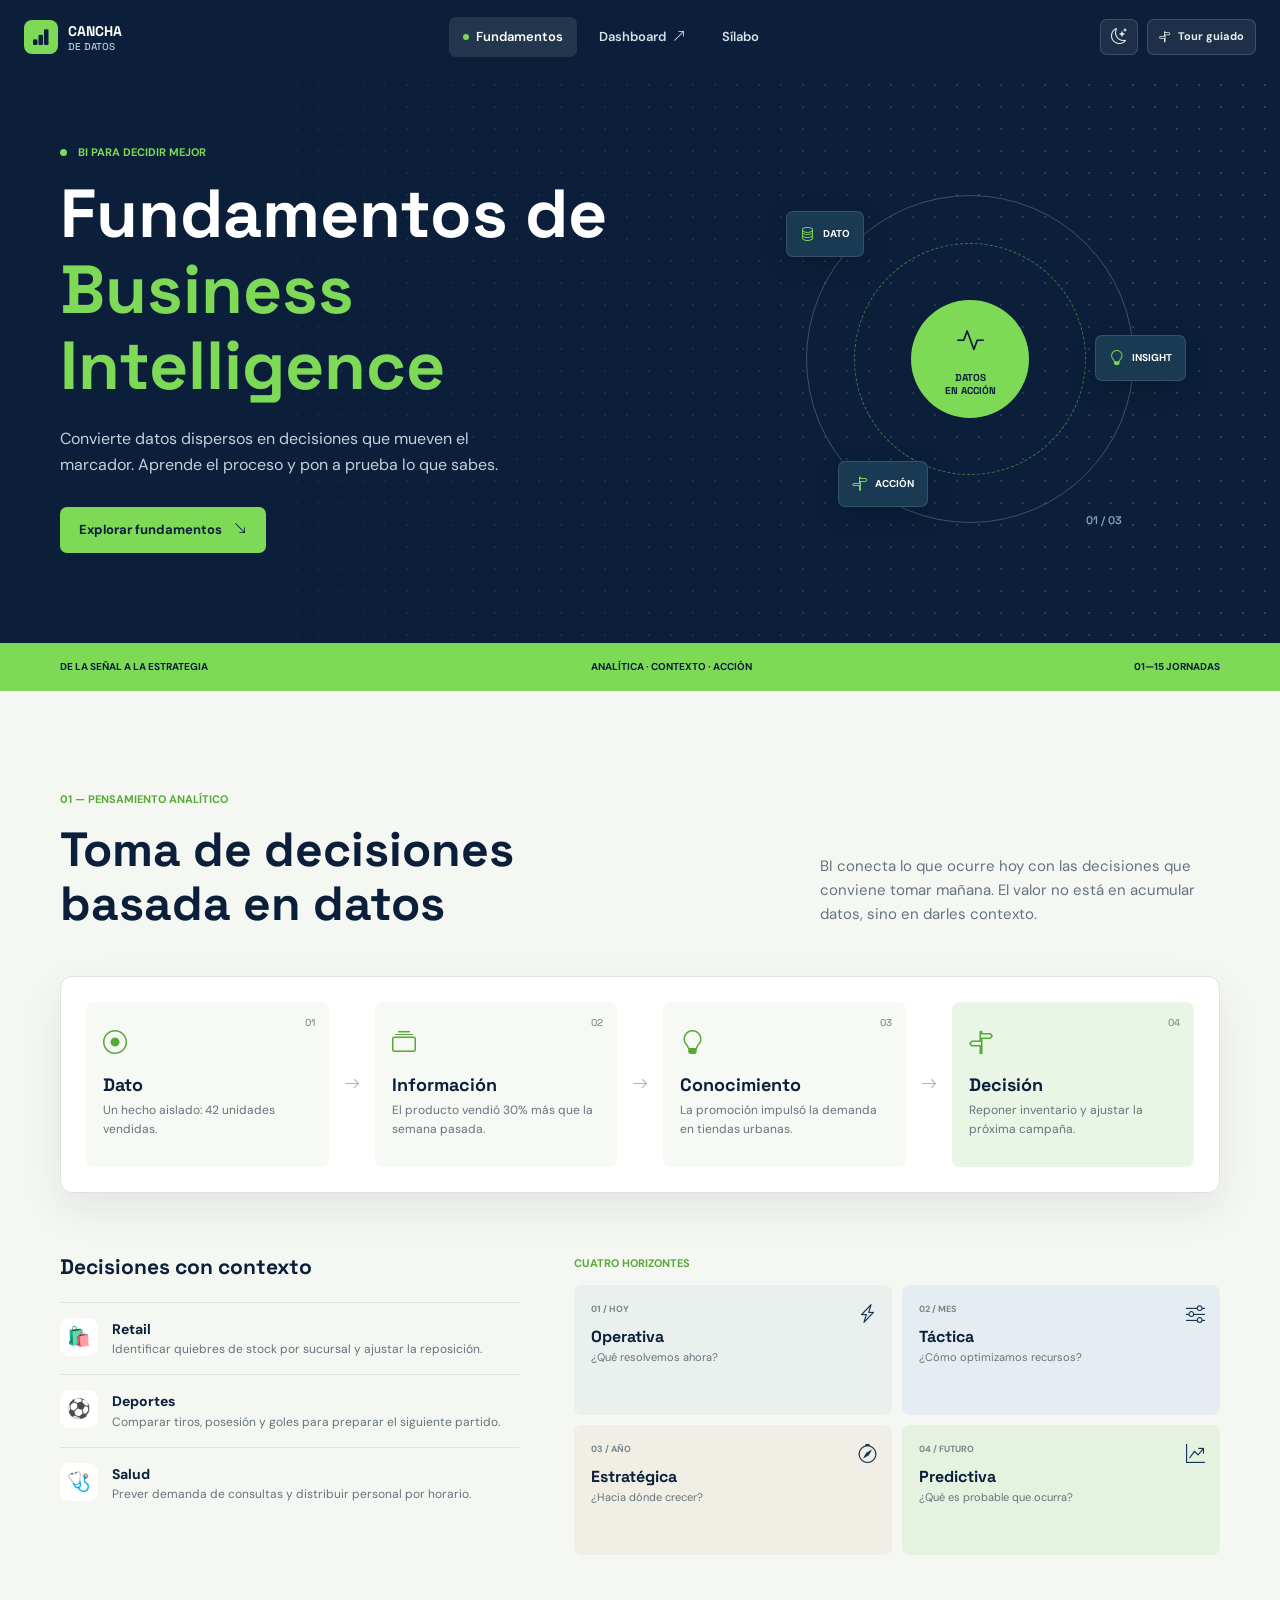
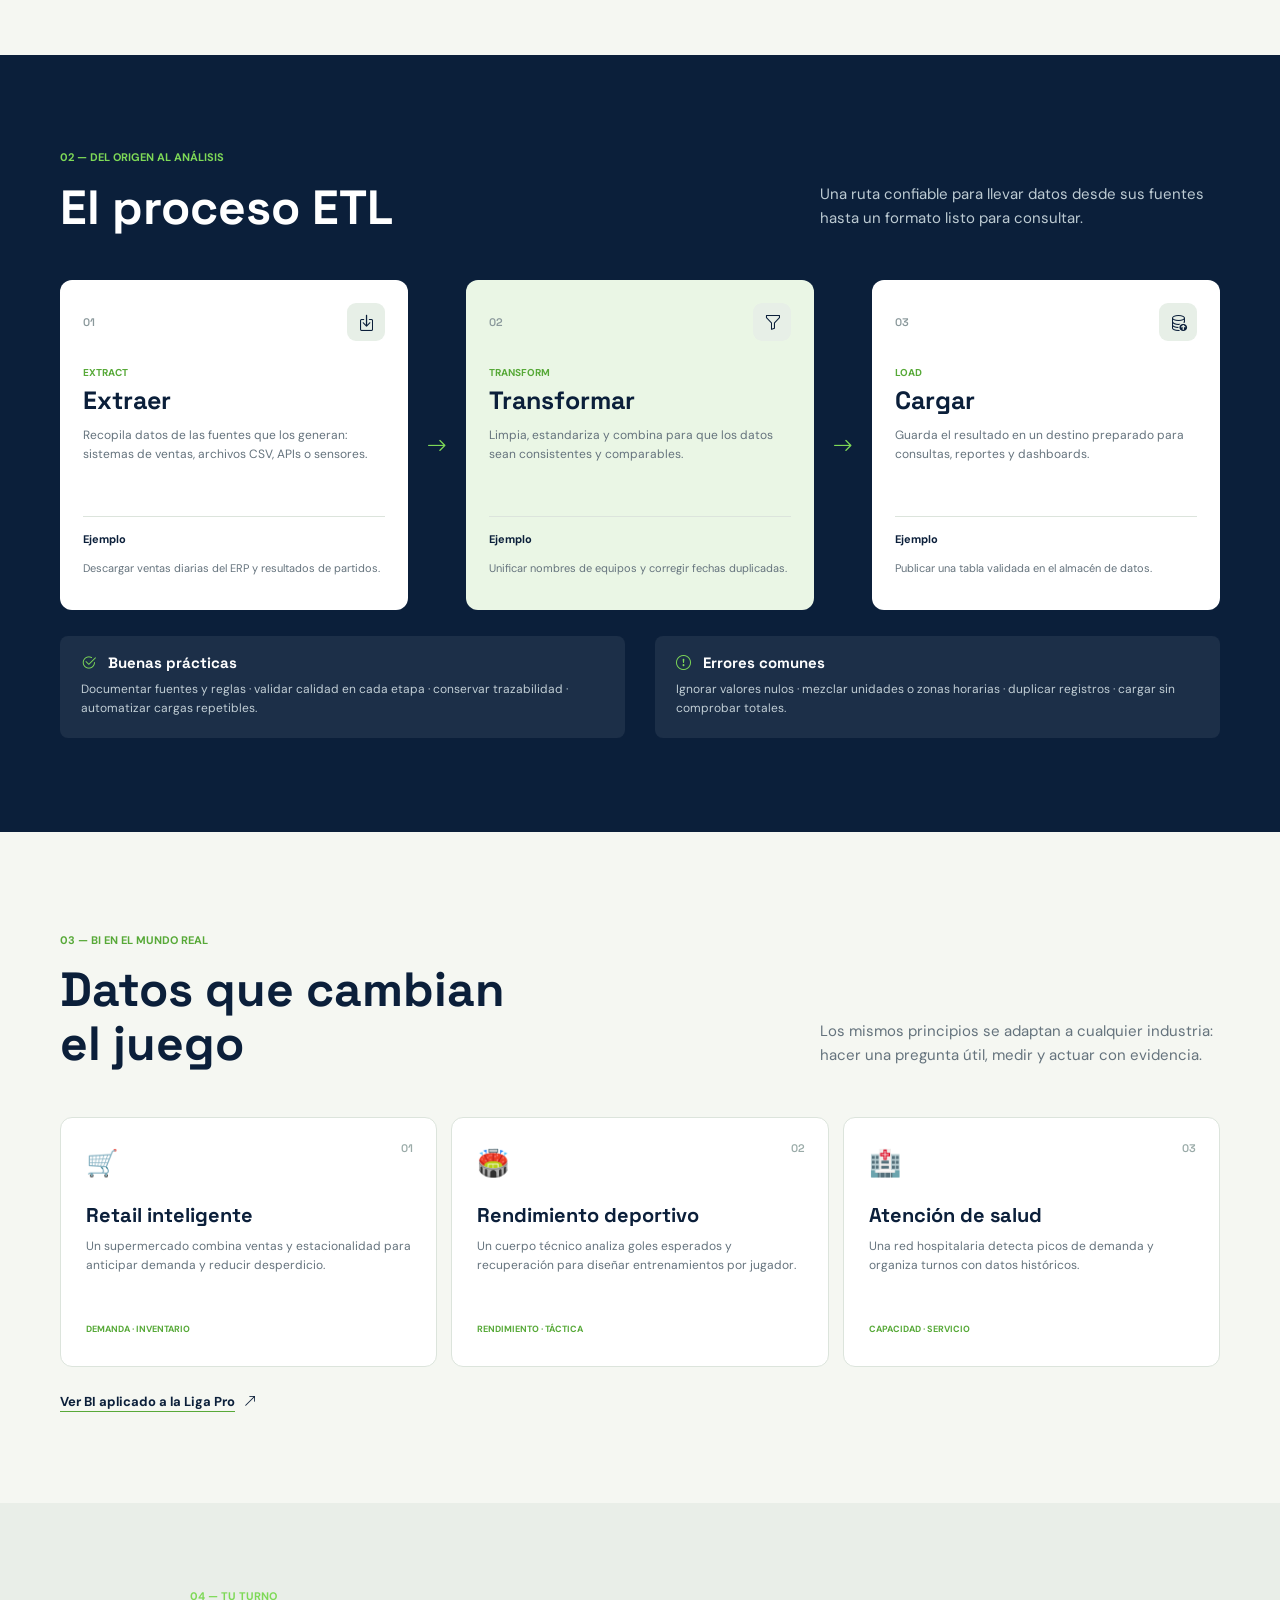
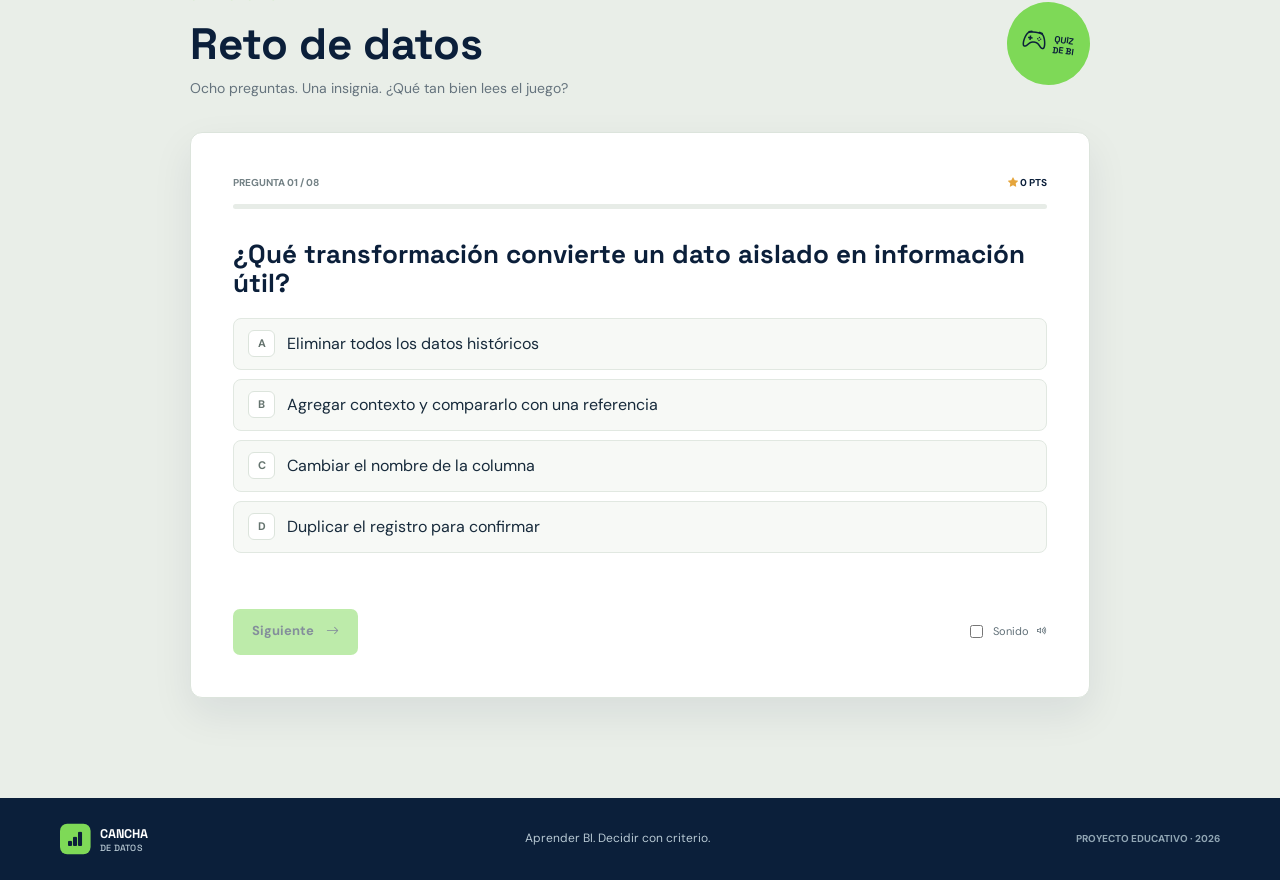
<file: index.html>
<!doctype html>
<html lang="es">
<head>
	<meta charset="utf-8">
	<meta name="viewport" content="width=device-width, initial-scale=1">
	<meta name="description" content="Aprende fundamentos de Business Intelligence, toma de decisiones basada en datos y el proceso ETL con un cuestionario interactivo.">
	<title>Fundamentos de BI | Cancha de Datos</title>
	<link rel="preconnect" href="https://fonts.googleapis.com">
	<link rel="preconnect" href="https://fonts.gstatic.com" crossorigin>
	<link href="https://fonts.googleapis.com/css2?family=DM+Sans:wght@400;500;600;700&family=Space+Grotesk:wght@500;600;700&display=swap" rel="stylesheet">
	<link href="https://cdn.jsdelivr.net/npm/bootstrap-icons@1.11.3/font/bootstrap-icons.min.css" rel="stylesheet">
	<script src="js/site.js"></script>
	<link rel="stylesheet" href="css/styles.css">
	<link rel="stylesheet" href="css/quiz.css">
	<script src="js/data.js" defer></script>
	<script src="js/quiz.js" defer></script>
</head>
<body>
	<a class="skip-link" href="#contenido">Saltar al contenido</a>
	<header class="site-header">
		<nav class="nav-shell" aria-label="Navegación principal">
			<a class="brand" href="index.html" aria-label="Cancha de Datos, inicio"><span class="brand-mark"><i class="bi bi-bar-chart-fill" aria-hidden="true"></i></span><span>CANCHA<span class="brand-light">DE DATOS</span></span></a>
			<div class="nav-links">
				<a class="nav-link active" href="index.html" aria-current="page">Fundamentos</a>
				<a class="nav-link" href="dashboard.html">Dashboard <i class="bi bi-arrow-up-right" aria-hidden="true"></i></a>
				<a class="nav-link" href="silabo.html">Sílabo</a>
			</div>
			<div class="nav-actions">
				<button class="nav-icon-button" id="theme-toggle" type="button" aria-label="Cambiar a tema oscuro" title="Cambiar tema"><i class="bi bi-moon-stars" aria-hidden="true"></i></button>
				<button class="tour-button" type="button" data-tour-start><i class="bi bi-signpost-split" aria-hidden="true"></i><span>Tour guiado</span></button>
			</div>
		</nav>
	</header>

	<main id="contenido">
		<section class="hero-section">
			<div class="hero-grid page-wrap">
				<div class="hero-copy" data-tour="intro">
					<p class="eyebrow"><span class="eyebrow-dot"></span> BI PARA DECIDIR MEJOR</p>
					<h1>Fundamentos de<br><span>Business Intelligence</span></h1>
					<p class="hero-lede">Convierte datos dispersos en decisiones que mueven el marcador. Aprende el proceso y pon a prueba lo que sabes.</p>
					<a class="button button-lime" href="#decisiones">Explorar fundamentos <i class="bi bi-arrow-down-right" aria-hidden="true"></i></a>
				</div>
				<div class="hero-visual" aria-label="Representación del flujo de datos a decisiones">
					<div class="hero-orbit orbit-one"></div><div class="hero-orbit orbit-two"></div>
					<div class="hero-center"><i class="bi bi-activity" aria-hidden="true"></i><span>DATOS<br>EN ACCIÓN</span></div>
					<div class="orbit-label label-data"><i class="bi bi-database" aria-hidden="true"></i> DATO</div>
					<div class="orbit-label label-insight"><i class="bi bi-lightbulb" aria-hidden="true"></i> INSIGHT</div>
					<div class="orbit-label label-action"><i class="bi bi-signpost-split" aria-hidden="true"></i> ACCIÓN</div>
					<span class="hero-index">01 / 03</span>
				</div>
			</div>
			<div class="hero-ribbon"><span>DE LA SEÑAL A LA ESTRATEGIA</span><span>ANALÍTICA · CONTEXTO · ACCIÓN</span><span>01—15 JORNADAS</span></div>
		</section>

		<section class="content-section page-wrap reveal" id="decisiones" data-tour="decision">
			<div class="section-heading">
				<div><p class="eyebrow eyebrow-dark">01 — PENSAMIENTO ANALÍTICO</p><h2>Toma de decisiones<br>basada en datos</h2></div>
				<p class="section-intro">BI conecta lo que ocurre hoy con las decisiones que conviene tomar mañana. El valor no está en acumular datos, sino en darles contexto.</p>
			</div>
			<div class="data-cycle" aria-label="Ciclo: dato, información, conocimiento y decisión">
				<article class="cycle-step"><span class="step-number">01</span><i class="bi bi-record-circle" aria-hidden="true"></i><h3>Dato</h3><p>Un hecho aislado: 42 unidades vendidas.</p></article>
				<span class="cycle-arrow" aria-hidden="true"><i class="bi bi-arrow-right"></i></span>
				<article class="cycle-step"><span class="step-number">02</span><i class="bi bi-collection" aria-hidden="true"></i><h3>Información</h3><p>El producto vendió 30% más que la semana pasada.</p></article>
				<span class="cycle-arrow" aria-hidden="true"><i class="bi bi-arrow-right"></i></span>
				<article class="cycle-step"><span class="step-number">03</span><i class="bi bi-lightbulb" aria-hidden="true"></i><h3>Conocimiento</h3><p>La promoción impulsó la demanda en tiendas urbanas.</p></article>
				<span class="cycle-arrow" aria-hidden="true"><i class="bi bi-arrow-right"></i></span>
				<article class="cycle-step cycle-decision"><span class="step-number">04</span><i class="bi bi-signpost-split" aria-hidden="true"></i><h3>Decisión</h3><p>Reponer inventario y ajustar la próxima campaña.</p></article>
			</div>
			<div class="decision-layout">
				<div class="decision-examples">
					<h3>Decisiones con contexto</h3>
					<div class="example-row"><span class="example-icon">🛍️</span><p><strong>Retail</strong><br>Identificar quiebres de stock por sucursal y ajustar la reposición.</p></div>
					<div class="example-row"><span class="example-icon">⚽</span><p><strong>Deportes</strong><br>Comparar tiros, posesión y goles para preparar el siguiente partido.</p></div>
					<div class="example-row"><span class="example-icon">🩺</span><p><strong>Salud</strong><br>Prever demanda de consultas y distribuir personal por horario.</p></div>
				</div>
				<div class="decision-types">
					<p class="eyebrow eyebrow-dark">CUATRO HORIZONTES</p>
					<div class="type-grid">
						<article class="type-card"><span>01 / HOY</span><i class="bi bi-lightning-charge" aria-hidden="true"></i><h4>Operativa</h4><p>¿Qué resolvemos ahora?</p></article>
						<article class="type-card"><span>02 / MES</span><i class="bi bi-sliders" aria-hidden="true"></i><h4>Táctica</h4><p>¿Cómo optimizamos recursos?</p></article>
						<article class="type-card"><span>03 / AÑO</span><i class="bi bi-compass" aria-hidden="true"></i><h4>Estratégica</h4><p>¿Hacia dónde crecer?</p></article>
						<article class="type-card type-predict"><span>04 / FUTURO</span><i class="bi bi-graph-up-arrow" aria-hidden="true"></i><h4>Predictiva</h4><p>¿Qué es probable que ocurra?</p></article>
					</div>
				</div>
			</div>
		</section>

		<section class="etl-section reveal" id="etl" data-tour="etl">
			<div class="page-wrap">
				<div class="section-heading section-heading-light">
					<div><p class="eyebrow">02 — DEL ORIGEN AL ANÁLISIS</p><h2>El proceso ETL</h2></div>
					<p class="section-intro">Una ruta confiable para llevar datos desde sus fuentes hasta un formato listo para consultar.</p>
				</div>
				<div class="etl-flow">
					<article class="etl-card"><div class="etl-card-top"><span>01</span><i class="bi bi-box-arrow-in-down" aria-hidden="true"></i></div><p class="etl-verb">EXTRACT</p><h3>Extraer</h3><p>Recopila datos de las fuentes que los generan: sistemas de ventas, archivos CSV, APIs o sensores.</p><div class="etl-example"><strong>Ejemplo</strong><span>Descargar ventas diarias del ERP y resultados de partidos.</span></div></article>
					<div class="etl-connector" aria-hidden="true"><i class="bi bi-arrow-right"></i></div>
					<article class="etl-card etl-card-accent"><div class="etl-card-top"><span>02</span><i class="bi bi-funnel" aria-hidden="true"></i></div><p class="etl-verb">TRANSFORM</p><h3>Transformar</h3><p>Limpia, estandariza y combina para que los datos sean consistentes y comparables.</p><div class="etl-example"><strong>Ejemplo</strong><span>Unificar nombres de equipos y corregir fechas duplicadas.</span></div></article>
					<div class="etl-connector" aria-hidden="true"><i class="bi bi-arrow-right"></i></div>
					<article class="etl-card"><div class="etl-card-top"><span>03</span><i class="bi bi-database-up" aria-hidden="true"></i></div><p class="etl-verb">LOAD</p><h3>Cargar</h3><p>Guarda el resultado en un destino preparado para consultas, reportes y dashboards.</p><div class="etl-example"><strong>Ejemplo</strong><span>Publicar una tabla validada en el almacén de datos.</span></div></article>
				</div>
				<div class="etl-guidance">
					<div><h3><i class="bi bi-check2-circle" aria-hidden="true"></i> Buenas prácticas</h3><p>Documentar fuentes y reglas · validar calidad en cada etapa · conservar trazabilidad · automatizar cargas repetibles.</p></div>
					<div><h3><i class="bi bi-exclamation-circle" aria-hidden="true"></i> Errores comunes</h3><p>Ignorar valores nulos · mezclar unidades o zonas horarias · duplicar registros · cargar sin comprobar totales.</p></div>
				</div>
			</div>
		</section>

		<section class="content-section page-wrap use-cases-section reveal" id="casos">
			<div class="section-heading"><div><p class="eyebrow eyebrow-dark">03 — BI EN EL MUNDO REAL</p><h2>Datos que cambian<br>el juego</h2></div><p class="section-intro">Los mismos principios se adaptan a cualquier industria: hacer una pregunta útil, medir y actuar con evidencia.</p></div>
			<div class="use-cases-grid">
				<article class="use-case"><span class="use-case-number">01</span><span class="use-case-emoji">🛒</span><h3>Retail inteligente</h3><p>Un supermercado combina ventas y estacionalidad para anticipar demanda y reducir desperdicio.</p><span class="case-tag">DEMANDA · INVENTARIO</span></article>
				<article class="use-case"><span class="use-case-number">02</span><span class="use-case-emoji">🏟️</span><h3>Rendimiento deportivo</h3><p>Un cuerpo técnico analiza goles esperados y recuperación para diseñar entrenamientos por jugador.</p><span class="case-tag">RENDIMIENTO · TÁCTICA</span></article>
				<article class="use-case"><span class="use-case-number">03</span><span class="use-case-emoji">🏥</span><h3>Atención de salud</h3><p>Una red hospitalaria detecta picos de demanda y organiza turnos con datos históricos.</p><span class="case-tag">CAPACIDAD · SERVICIO</span></article>
			</div>
			<a class="text-link" href="dashboard.html">Ver BI aplicado a la Liga Pro <i class="bi bi-arrow-up-right" aria-hidden="true"></i></a>
		</section>

		<section class="quiz-section reveal" id="cuestionario">
			<div class="page-wrap quiz-wrap">
				<div class="quiz-heading"><div><p class="eyebrow">04 — TU TURNO</p><h2>Reto de datos</h2><p>Ocho preguntas. Una insignia. ¿Qué tan bien lees el juego?</p></div><div class="quiz-stamp"><i class="bi bi-controller" aria-hidden="true"></i><span>QUIZ<br>DE BI</span></div></div>
				<div class="quiz-panel" id="quiz-panel" data-tour="quiz">
					<div class="quiz-topline"><span id="question-counter">PREGUNTA 01 / 08</span><span class="score-label"><i class="bi bi-star-fill" aria-hidden="true"></i> <span id="score-value">0</span> PTS</span></div>
					<div class="progress-track" role="progressbar" aria-label="Progreso del cuestionario" aria-valuemin="0" aria-valuemax="8" aria-valuenow="0"><span id="progress-fill"></span></div>
					<div id="question-content" aria-live="polite"></div>
					<div class="quiz-actions"><button class="button button-lime" id="next-button" type="button" disabled>Siguiente <i class="bi bi-arrow-right" aria-hidden="true"></i></button><label class="sound-toggle"><input id="sound-toggle" type="checkbox"><span>Sonido</span><i class="bi bi-volume-up" aria-hidden="true"></i></label></div>
				</div>
				<div class="quiz-result" id="quiz-result" hidden aria-live="polite"></div>
			</div>
		</section>
	</main>

	<footer class="site-footer"><div class="page-wrap footer-content"><a class="brand footer-brand" href="index.html"><span class="brand-mark"><i class="bi bi-bar-chart-fill" aria-hidden="true"></i></span><span>CANCHA<span class="brand-light">DE DATOS</span></span></a><p>Aprender BI. Decidir con criterio.</p><span>PROYECTO EDUCATIVO · 2026</span></div></footer>
	<script>
		const revealObserver = new IntersectionObserver((entries) => entries.forEach((entry) => { if (entry.isIntersecting) { entry.target.classList.add('is-visible'); revealObserver.unobserve(entry.target); } }), { threshold: 0.12 });
		document.querySelectorAll('.reveal').forEach((section) => revealObserver.observe(section));
	</script>
</body>
</html>
</file>
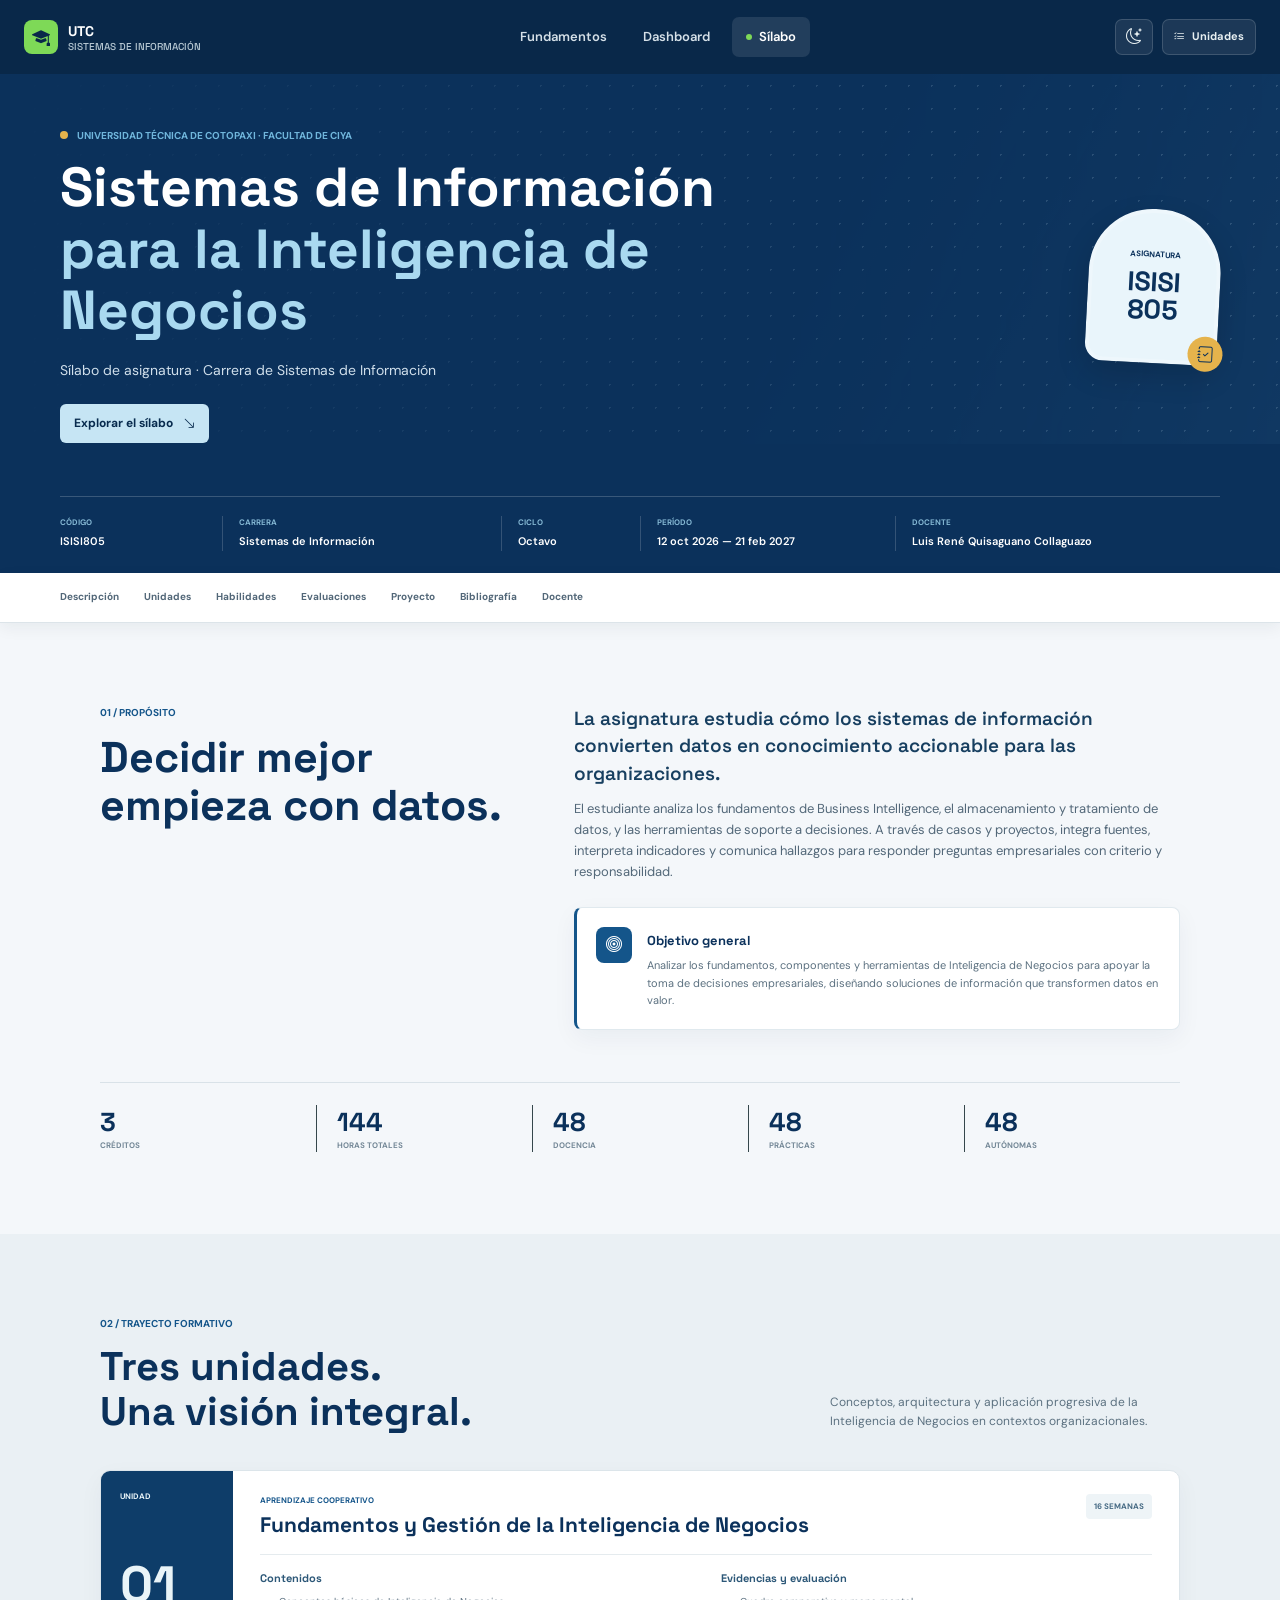
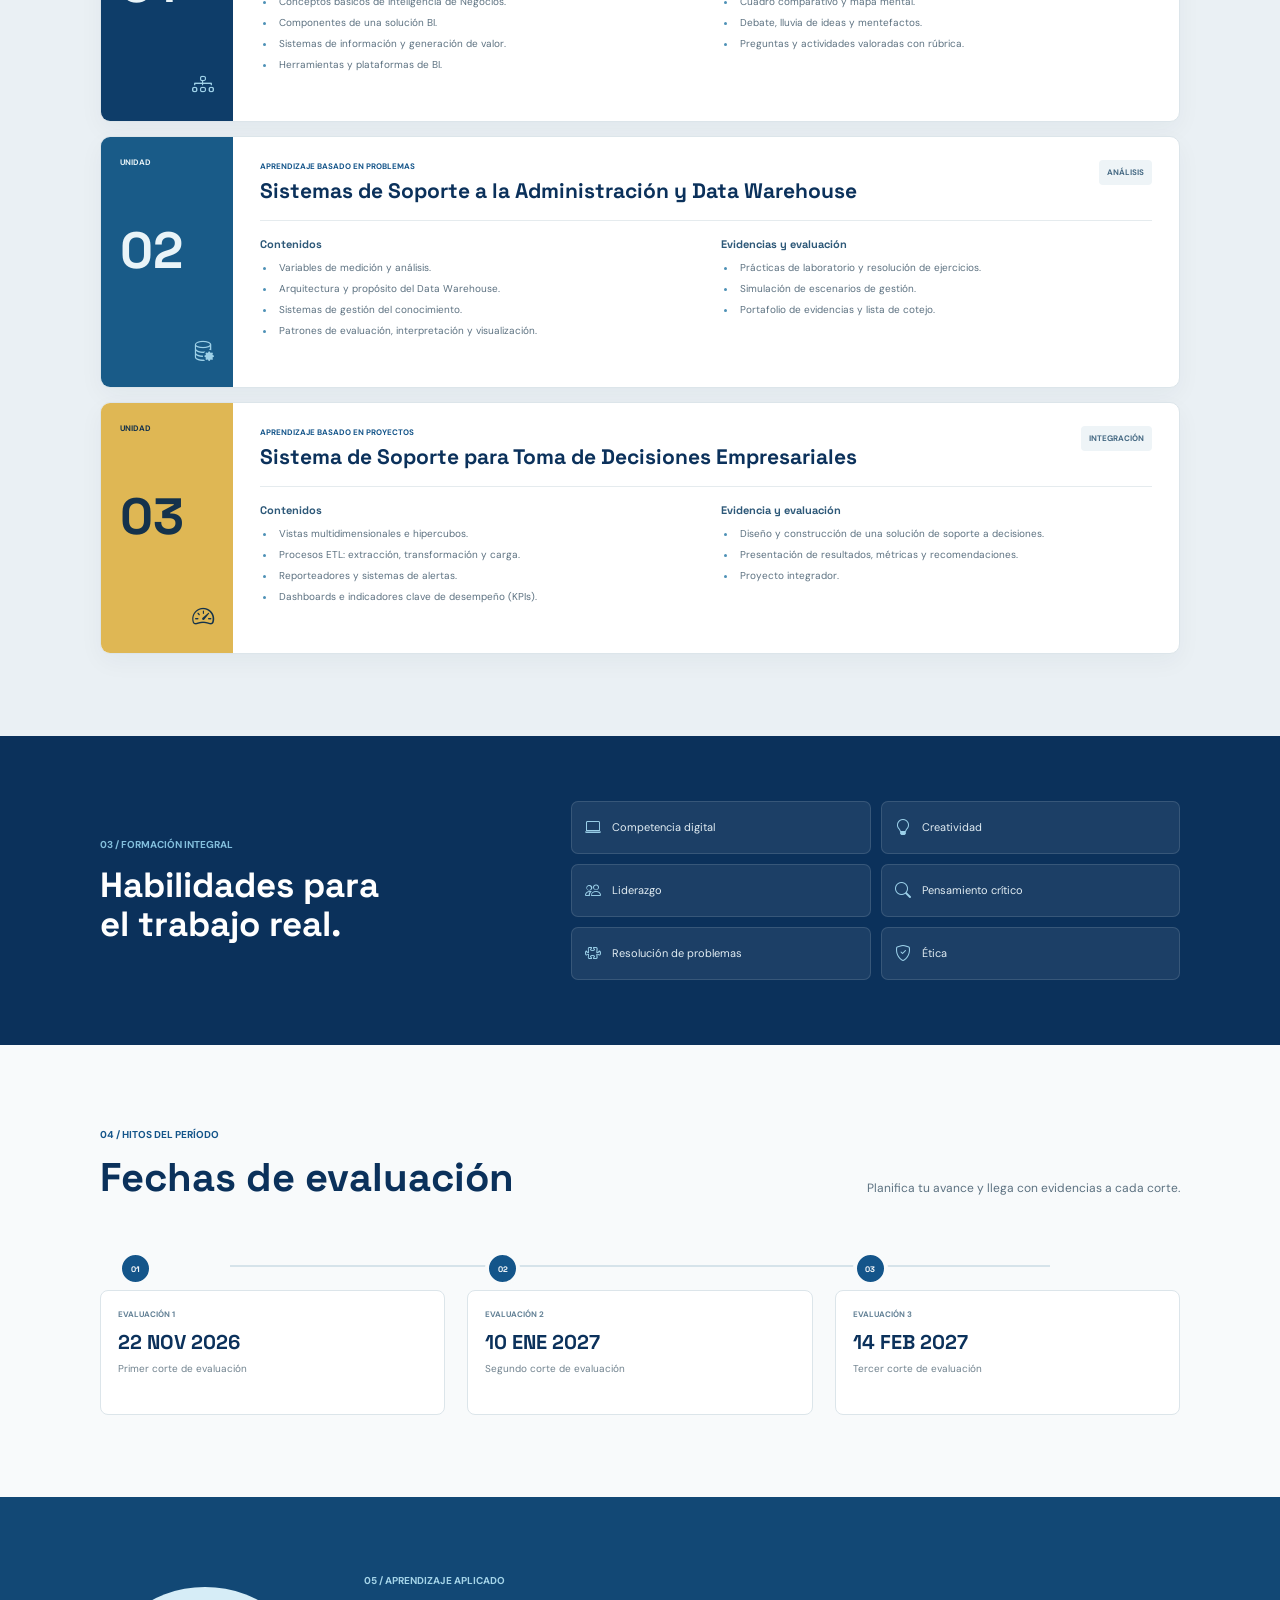
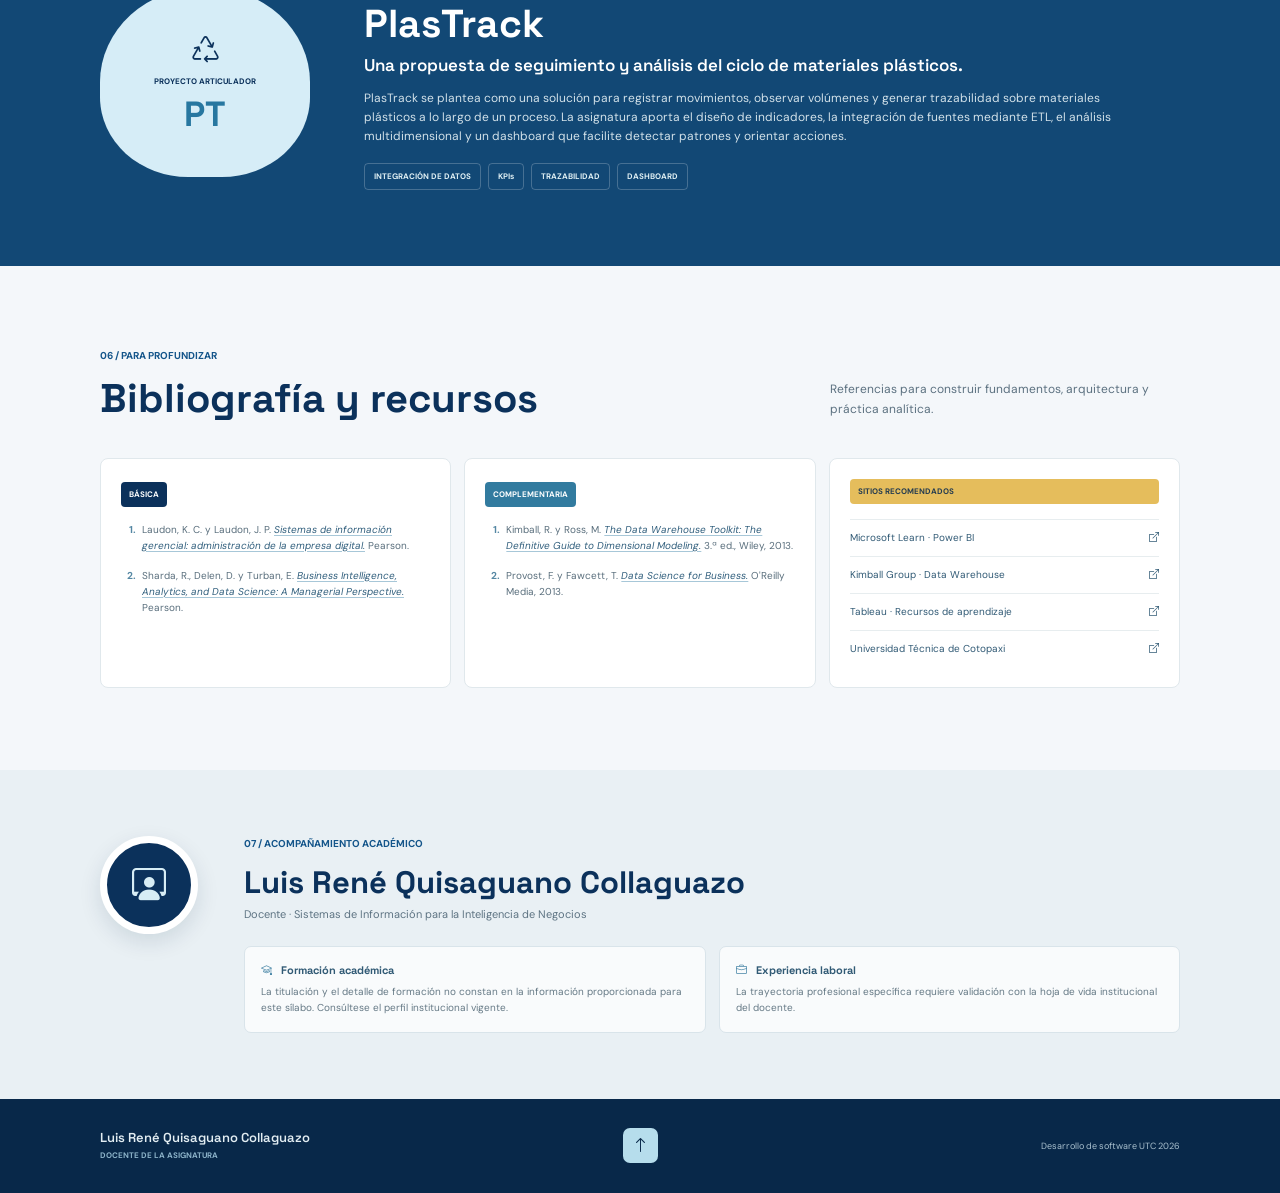
<file: silabo.html>
<!doctype html>
<html lang="es">
<head>
  <meta charset="utf-8">
  <meta name="viewport" content="width=device-width, initial-scale=1">
  <meta name="description" content="Sílabo de Sistemas de Información para la Inteligencia de Negocios, Universidad Técnica de Cotopaxi.">
  <title>Sílabo ISISI805 | Universidad Técnica de Cotopaxi</title>
  <link rel="preconnect" href="https://fonts.googleapis.com">
  <link rel="preconnect" href="https://fonts.gstatic.com" crossorigin>
  <link href="https://fonts.googleapis.com/css2?family=DM+Sans:wght@400;500;600;700&family=Space+Grotesk:wght@500;600;700&display=swap" rel="stylesheet">
  <link href="https://cdn.jsdelivr.net/npm/bootstrap-icons@1.11.3/font/bootstrap-icons.min.css" rel="stylesheet">
  <script src="js/site.js"></script>
  <link rel="stylesheet" href="css/styles.css">
  <link rel="stylesheet" href="css/silabo.css">
</head>
<body class="silabo-page">
  <a class="skip-link" href="#contenido">Saltar al contenido</a>
  <header class="site-header syllabus-header">
    <nav class="nav-shell" aria-label="Navegación principal">
      <a class="brand" href="silabo.html" aria-label="Sílabo ISISI805, inicio"><span class="brand-mark"><i class="bi bi-mortarboard-fill" aria-hidden="true"></i></span><span>UTC<span class="brand-light">SISTEMAS DE INFORMACIÓN</span></span></a>
      <div class="nav-links">
        <a class="nav-link" href="index.html">Fundamentos</a>
        <a class="nav-link" href="dashboard.html">Dashboard</a>
        <a class="nav-link active" href="silabo.html" aria-current="page">Sílabo</a>
      </div>
      <div class="nav-actions">
        <button class="nav-icon-button" id="theme-toggle" type="button" aria-label="Cambiar a tema oscuro" title="Cambiar tema"><i class="bi bi-moon-stars" aria-hidden="true"></i></button>
        <a class="syllabus-tour-link" href="#unidades"><i class="bi bi-list-check" aria-hidden="true"></i><span>Unidades</span></a>
      </div>
    </nav>
  </header>

  <main id="contenido">
    <section class="syllabus-hero">
      <div class="syllabus-hero-inner">
        <div class="syllabus-hero-copy">
          <p class="syllabus-eyebrow"><span></span> UNIVERSIDAD TÉCNICA DE COTOPAXI · FACULTAD DE CIYA</p>
          <h1>Sistemas de Información<br><span>para la Inteligencia de Negocios</span></h1>
          <p class="syllabus-subtitle">Sílabo de asignatura · Carrera de Sistemas de Información</p>
          <a class="syllabus-hero-link" href="#descripcion">Explorar el sílabo <i class="bi bi-arrow-down-right" aria-hidden="true"></i></a>
        </div>
        <div class="course-stamp" aria-label="Código de asignatura ISISI805, octavo ciclo"><span>ASIGNATURA</span><strong>ISISI<br>805</strong><i class="bi bi-journal-check" aria-hidden="true"></i></div>
      </div>
      <div class="course-meta" aria-label="Información general de la asignatura">
        <div><span>CÓDIGO</span><strong>ISISI805</strong></div><div><span>CARRERA</span><strong>Sistemas de Información</strong></div><div><span>CICLO</span><strong>Octavo</strong></div><div><span>PERÍODO</span><strong>12 oct 2026 — 21 feb 2027</strong></div><div><span>DOCENTE</span><strong>Luis René Quisaguano Collaguazo</strong></div>
      </div>
    </section>

    <nav class="syllabus-anchor-nav" aria-label="Secciones del sílabo">
      <div class="syllabus-anchor-inner">
        <a href="#descripcion">Descripción</a><a href="#unidades">Unidades</a><a href="#habilidades">Habilidades</a><a href="#evaluaciones">Evaluaciones</a><a href="#proyecto">Proyecto</a><a href="#bibliografia">Bibliografía</a><a href="#docente">Docente</a>
      </div>
    </nav>

    <section class="syllabus-section intro-section" id="descripcion">
      <div class="syllabus-container intro-grid">
        <div class="section-title-block"><p class="syllabus-kicker">01 / PROPÓSITO</p><h2>Decidir mejor<br>empieza con datos.</h2></div>
        <div class="intro-copy"><p class="intro-lead">La asignatura estudia cómo los sistemas de información convierten datos en conocimiento accionable para las organizaciones.</p><p>El estudiante analiza los fundamentos de Business Intelligence, el almacenamiento y tratamiento de datos, y las herramientas de soporte a decisiones. A través de casos y proyectos, integra fuentes, interpreta indicadores y comunica hallazgos para responder preguntas empresariales con criterio y responsabilidad.</p><div class="objective-box"><span class="objective-icon"><i class="bi bi-bullseye" aria-hidden="true"></i></span><div><strong>Objetivo general</strong><p>Analizar los fundamentos, componentes y herramientas de Inteligencia de Negocios para apoyar la toma de decisiones empresariales, diseñando soluciones de información que transformen datos en valor.</p></div></div></div>
      </div>
      <div class="syllabus-container course-stats"><div><strong>3</strong><span>CRÉDITOS</span></div><div><strong>144</strong><span>HORAS TOTALES</span></div><div><strong>48</strong><span>DOCENCIA</span></div><div><strong>48</strong><span>PRÁCTICAS</span></div><div><strong>48</strong><span>AUTÓNOMAS</span></div></div>
    </section>

    <section class="syllabus-section units-section" id="unidades">
      <div class="syllabus-container">
        <div class="syllabus-section-heading"><div><p class="syllabus-kicker">02 / TRAYECTO FORMATIVO</p><h2>Tres unidades.<br>Una visión integral.</h2></div><p>Conceptos, arquitectura y aplicación progresiva de la Inteligencia de Negocios en contextos organizacionales.</p></div>
        <div class="unit-list">
          <article class="unit-card">
            <div class="unit-index"><span>UNIDAD</span><strong>01</strong><i class="bi bi-diagram-3" aria-hidden="true"></i></div>
            <div class="unit-content"><div class="unit-heading"><div><p class="unit-method">APRENDIZAJE COOPERATIVO</p><h3>Fundamentos y Gestión de la Inteligencia de Negocios</h3></div><span class="unit-number">16 SEMANAS</span></div>
              <div class="unit-columns"><div><h4>Contenidos</h4><ul><li>Conceptos básicos de Inteligencia de Negocios.</li><li>Componentes de una solución BI.</li><li>Sistemas de información y generación de valor.</li><li>Herramientas y plataformas de BI.</li></ul></div><div><h4>Evidencias y evaluación</h4><ul><li>Cuadro comparativo y mapa mental.</li><li>Debate, lluvia de ideas y mentefactos.</li><li>Preguntas y actividades valoradas con rúbrica.</li></ul></div></div>
            </div>
          </article>
          <article class="unit-card">
            <div class="unit-index unit-index-blue"><span>UNIDAD</span><strong>02</strong><i class="bi bi-database-gear" aria-hidden="true"></i></div>
            <div class="unit-content"><div class="unit-heading"><div><p class="unit-method">APRENDIZAJE BASADO EN PROBLEMAS</p><h3>Sistemas de Soporte a la Administración y Data Warehouse</h3></div><span class="unit-number">ANÁLISIS</span></div>
              <div class="unit-columns"><div><h4>Contenidos</h4><ul><li>Variables de medición y análisis.</li><li>Arquitectura y propósito del Data Warehouse.</li><li>Sistemas de gestión del conocimiento.</li><li>Patrones de evaluación, interpretación y visualización.</li></ul></div><div><h4>Evidencias y evaluación</h4><ul><li>Prácticas de laboratorio y resolución de ejercicios.</li><li>Simulación de escenarios de gestión.</li><li>Portafolio de evidencias y lista de cotejo.</li></ul></div></div>
            </div>
          </article>
          <article class="unit-card">
            <div class="unit-index unit-index-gold"><span>UNIDAD</span><strong>03</strong><i class="bi bi-speedometer2" aria-hidden="true"></i></div>
            <div class="unit-content"><div class="unit-heading"><div><p class="unit-method">APRENDIZAJE BASADO EN PROYECTOS</p><h3>Sistema de Soporte para Toma de Decisiones Empresariales</h3></div><span class="unit-number">INTEGRACIÓN</span></div>
              <div class="unit-columns"><div><h4>Contenidos</h4><ul><li>Vistas multidimensionales e hipercubos.</li><li>Procesos ETL: extracción, transformación y carga.</li><li>Reporteadores y sistemas de alertas.</li><li>Dashboards e indicadores clave de desempeño (KPIs).</li></ul></div><div><h4>Evidencia y evaluación</h4><ul><li>Diseño y construcción de una solución de soporte a decisiones.</li><li>Presentación de resultados, métricas y recomendaciones.</li><li>Proyecto integrador.</li></ul></div></div>
            </div>
          </article>
        </div>
      </div>
    </section>

    <section class="skills-band" id="habilidades">
      <div class="syllabus-container skills-layout"><div><p class="syllabus-kicker">03 / FORMACIÓN INTEGRAL</p><h2>Habilidades para<br>el trabajo real.</h2></div><div class="skills-grid"><span><i class="bi bi-laptop" aria-hidden="true"></i>Competencia digital</span><span><i class="bi bi-lightbulb" aria-hidden="true"></i>Creatividad</span><span><i class="bi bi-people" aria-hidden="true"></i>Liderazgo</span><span><i class="bi bi-search" aria-hidden="true"></i>Pensamiento crítico</span><span><i class="bi bi-puzzle" aria-hidden="true"></i>Resolución de problemas</span><span><i class="bi bi-shield-check" aria-hidden="true"></i>Ética</span></div></div>
    </section>

    <section class="syllabus-section timeline-section" id="evaluaciones">
      <div class="syllabus-container"><div class="syllabus-section-heading"><div><p class="syllabus-kicker">04 / HITOS DEL PERÍODO</p><h2>Fechas de evaluación</h2></div><p>Planifica tu avance y llega con evidencias a cada corte.</p></div>
        <ol class="evaluation-timeline"><li><span class="timeline-marker">01</span><div class="timeline-card"><span>EVALUACIÓN 1</span><time datetime="2026-11-22">22 NOV 2026</time><p>Primer corte de evaluación</p></div></li><li><span class="timeline-marker">02</span><div class="timeline-card"><span>EVALUACIÓN 2</span><time datetime="2027-01-10">10 ENE 2027</time><p>Segundo corte de evaluación</p></div></li><li><span class="timeline-marker">03</span><div class="timeline-card"><span>EVALUACIÓN 3</span><time datetime="2027-02-14">14 FEB 2027</time><p>Tercer corte de evaluación</p></div></li></ol>
      </div>
    </section>

    <section class="project-section" id="proyecto">
      <div class="syllabus-container project-layout"><div class="project-emblem"><i class="bi bi-recycle" aria-hidden="true"></i><span>PROYECTO ARTICULADOR</span><strong>PT</strong></div><div class="project-copy"><p class="syllabus-kicker">05 / APRENDIZAJE APLICADO</p><h2>PlasTrack</h2><p class="project-lead">Una propuesta de seguimiento y análisis del ciclo de materiales plásticos.</p><p>PlasTrack se plantea como una solución para registrar movimientos, observar volúmenes y generar trazabilidad sobre materiales plásticos a lo largo de un proceso. La asignatura aporta el diseño de indicadores, la integración de fuentes mediante ETL, el análisis multidimensional y un dashboard que facilite detectar patrones y orientar acciones.</p><div class="project-tags"><span>INTEGRACIÓN DE DATOS</span><span>KPIs</span><span>TRAZABILIDAD</span><span>DASHBOARD</span></div></div></div>
    </section>

    <section class="syllabus-section bibliography-section" id="bibliografia">
      <div class="syllabus-container"><div class="syllabus-section-heading"><div><p class="syllabus-kicker">06 / PARA PROFUNDIZAR</p><h2>Bibliografía y recursos</h2></div><p>Referencias para construir fundamentos, arquitectura y práctica analítica.</p></div>
        <div class="bibliography-grid"><article class="bibliography-column"><span class="bibliography-label">BÁSICA</span><ol><li>Laudon, K. C. y Laudon, J. P. <a href="https://books.google.com/books?q=Laudon+Sistemas+de+informaci%C3%B3n+gerencial+administraci%C3%B3n+empresa+digital" target="_blank" rel="noopener noreferrer"><em>Sistemas de información gerencial: administración de la empresa digital.</em></a> Pearson.</li><li>Sharda, R., Delen, D. y Turban, E. <a href="https://books.google.com/books?q=Sharda+Delen+Turban+Business+Intelligence+Analytics+Data+Science+Managerial+Perspective" target="_blank" rel="noopener noreferrer"><em>Business Intelligence, Analytics, and Data Science: A Managerial Perspective.</em></a> Pearson.</li></ol></article><article class="bibliography-column"><span class="bibliography-label bibliography-blue">COMPLEMENTARIA</span><ol><li>Kimball, R. y Ross, M. <a href="https://books.google.com/books?q=Kimball+Ross+Data+Warehouse+Toolkit+3rd+edition" target="_blank" rel="noopener noreferrer"><em>The Data Warehouse Toolkit: The Definitive Guide to Dimensional Modeling.</em></a> 3.ª ed., Wiley, 2013.</li><li>Provost, F. y Fawcett, T. <a href="https://books.google.com/books?q=Provost+Fawcett+Data+Science+for+Business" target="_blank" rel="noopener noreferrer"><em>Data Science for Business.</em></a> O'Reilly Media, 2013.</li></ol></article><article class="bibliography-column web-resources"><span class="bibliography-label bibliography-gold">SITIOS RECOMENDADOS</span><a href="https://learn.microsoft.com/es-es/training/powerplatform/power-bi" target="_blank" rel="noopener noreferrer">Microsoft Learn · Power BI <i class="bi bi-box-arrow-up-right" aria-hidden="true"></i></a><a href="https://www.kimballgroup.com/data-warehouse-business-intelligence-resources/" target="_blank" rel="noopener noreferrer">Kimball Group · Data Warehouse <i class="bi bi-box-arrow-up-right" aria-hidden="true"></i></a><a href="https://www.tableau.com/learn/training" target="_blank" rel="noopener noreferrer">Tableau · Recursos de aprendizaje <i class="bi bi-box-arrow-up-right" aria-hidden="true"></i></a><a href="https://www.utc.edu.ec/" target="_blank" rel="noopener noreferrer">Universidad Técnica de Cotopaxi <i class="bi bi-box-arrow-up-right" aria-hidden="true"></i></a></article></div>
      </div>
    </section>

    <section class="instructor-section" id="docente">
      <div class="syllabus-container instructor-layout"><div class="instructor-avatar" aria-hidden="true"><i class="bi bi-person-workspace"></i></div><div class="instructor-main"><p class="syllabus-kicker">07 / ACOMPAÑAMIENTO ACADÉMICO</p><h2>Luis René Quisaguano Collaguazo</h2><p class="instructor-role">Docente · Sistemas de Información para la Inteligencia de Negocios</p><div class="instructor-details"><div><h3><i class="bi bi-mortarboard" aria-hidden="true"></i> Formación académica</h3><p>La titulación y el detalle de formación no constan en la información proporcionada para este sílabo. Consúltese el perfil institucional vigente.</p></div><div><h3><i class="bi bi-briefcase" aria-hidden="true"></i> Experiencia laboral</h3><p>La trayectoria profesional específica requiere validación con la hoja de vida institucional del docente.</p></div></div></div></div>
    </section>
  </main>

  <footer class="syllabus-footer"><div class="syllabus-container syllabus-footer-inner"><div><span class="footer-signature">Luis René Quisaguano Collaguazo</span><span class="footer-signature-label">DOCENTE DE LA ASIGNATURA</span></div><a href="#contenido" class="back-to-top" aria-label="Volver al inicio"><i class="bi bi-arrow-up" aria-hidden="true"></i></a><p>Desarrollo de software UTC 2026</p></div></footer>
</body>
</html>
</file>
<file: css/styles.css>
/* Estilos globales, paleta, tipografía y componentes compartidos del sitio. */
:root {
  color-scheme: light;
  --navy: #0b1f3a;
  --navy-soft: #173653;
  --lime: #7ed957;
  --lime-dark: #57a938;
  --paper: #f5f7f2;
  --white: #fff;
  --ink: #172a3b;
  --muted: #65737d;
  --line: #dce4dc;
  --coral: #e8795b;
  --sky: #dcecf1;
  --font-body: 'DM Sans', sans-serif;
  --font-display: 'Space Grotesk', sans-serif;
  --radius: 12px;
  --shadow: 0 16px 40px rgba(11, 31, 58, .08);
}

* { box-sizing: border-box; }
html { scroll-behavior: smooth; }
body { margin: 0; color: var(--ink); background: var(--paper); font-family: var(--font-body); line-height: 1.6; }
a { color: inherit; }
button, input, select { font: inherit; }
.page-wrap { width: min(1160px, calc(100% - 48px)); margin-inline: auto; }
.skip-link { position: absolute; top: -50px; left: 16px; z-index: 20; padding: 10px 14px; color: var(--navy); background: var(--lime); border-radius: 6px; }
.skip-link:focus { top: 12px; }
.site-header { height: 74px; background: var(--navy); color: var(--white); }
.nav-shell { width: min(1240px, calc(100% - 48px)); height: 100%; margin: auto; display: flex; align-items: center; justify-content: space-between; }
.brand { display: inline-flex; align-items: center; gap: 10px; color: var(--white); text-decoration: none; font: 700 14px var(--font-display); letter-spacing: 0; }
.brand-mark { display: grid; width: 34px; aspect-ratio: 1; place-items: center; color: var(--navy); background: var(--lime); border-radius: 8px; font-size: 18px; }
.brand-light { display: block; color: #b7c8d3; font-size: 10px; font-weight: 500; }
.nav-links { display: flex; align-items: center; gap: 8px; height: 100%; }
.nav-link { display: inline-flex; align-items: center; gap: 7px; padding: 10px 14px; color: #d5e0e8; text-decoration: none; font-size: 13px; font-weight: 600; border-radius: 7px; transition: color .2s, background .2s; }
.nav-link:hover, .nav-link.active { color: var(--white); background: rgba(255,255,255,.1); }
.nav-link.active::before { width: 6px; height: 6px; content: ''; background: var(--lime); border-radius: 50%; }
.eyebrow { margin: 0 0 14px; color: var(--lime); font-size: 11px; font-weight: 700; letter-spacing: 0; }
.eyebrow-dot { display: inline-block; width: 7px; height: 7px; margin-right: 8px; background: var(--lime); border-radius: 50%; }
.eyebrow-dark { color: var(--lime-dark); }
h1, h2, h3, h4, p { margin-top: 0; }
h1, h2, h3, h4 { font-family: var(--font-display); line-height: 1.12; }
.button { display: inline-flex; min-height: 46px; align-items: center; justify-content: center; gap: 12px; padding: 0 19px; border: 0; border-radius: 7px; text-decoration: none; font-size: 13px; font-weight: 700; cursor: pointer; transition: transform .2s, background .2s, box-shadow .2s; }
.button:hover:not(:disabled) { transform: translateY(-2px); box-shadow: 0 7px 16px rgba(0,0,0,.14); }
.button:focus-visible, a:focus-visible, select:focus-visible, input:focus-visible { outline: 3px solid #f1b95b; outline-offset: 3px; }
.button-lime { color: var(--navy); background: var(--lime); }
.button-lime:disabled { cursor: not-allowed; opacity: .5; }
.content-section { padding-block: 100px; }
.section-heading { display: flex; align-items: end; justify-content: space-between; gap: 36px; margin-bottom: 46px; }
.section-heading h2 { margin: 0; color: var(--navy); font-size: clamp(34px, 4vw, 48px); }
.section-intro { max-width: 400px; margin: 0 0 4px; color: var(--muted); font-size: 15px; }
.reveal { opacity: 0; transform: translateY(18px); transition: opacity .65s ease, transform .65s ease; }
.reveal.is-visible { opacity: 1; transform: translateY(0); }
.site-footer { padding-block: 24px; color: #d3dfe5; background: var(--navy); }
.footer-content { display: flex; align-items: center; justify-content: space-between; gap: 20px; }
.footer-content p { margin: 0; color: #b7c8d3; font-size: 12px; }
.footer-content > span { color: #91a6b4; font-size: 10px; font-weight: 700; }
.footer-brand { transform: scale(.9); transform-origin: left; }
.nav-actions { display: flex; align-items: center; gap: 9px; }
.nav-icon-button, .tour-button { display: inline-flex; min-height: 36px; align-items: center; justify-content: center; gap: 8px; color: #e7eff1; background: rgba(255,255,255,.08); border: 1px solid rgba(255,255,255,.15); border-radius: 7px; cursor: pointer; transition: color .2s, background .2s, border-color .2s; }
.nav-icon-button { width: 38px; padding: 0; font-size: 16px; }
.tour-button { padding: 0 11px; font-size: 11px; font-weight: 700; }
.nav-icon-button:hover, .tour-button:hover { color: var(--lime); background: rgba(255,255,255,.14); border-color: rgba(126,217,87,.55); }
.nav-icon-button:focus-visible, .tour-button:focus-visible, .reset-button:focus-visible, .export-button:focus-visible { outline: 3px solid #f1b95b; outline-offset: 3px; }

:root[data-theme="dark"] {
  color-scheme: dark;
  --paper: #101a22;
  --white: #1b2a33;
  --ink: #e6eeee;
  --muted: #afbec2;
  --line: #35474c;
  --shadow: 0 16px 40px rgba(0,0,0,.22);
}
:root[data-theme="dark"] body { background: var(--paper); color: var(--ink); }
:root[data-theme="dark"] .section-heading h2, :root[data-theme="dark"] .decision-examples h3 { color: #f2f6f3; }
:root[data-theme="dark"] .eyebrow-dark { color: var(--lime); }
:root[data-theme="dark"] .quiz-section, :root[data-theme="dark"] .dashboard-page { background: #101a22; }
:root[data-theme="dark"] .quiz-heading h2 { color: #f2f6f3; }

.tour-backdrop { position: fixed; z-index: 1090; inset: 0; background: rgba(4, 13, 23, .72); animation: tour-fade .2s ease both; }
.tour-highlight { position: relative !important; z-index: 1091 !important; outline: 3px solid var(--lime) !important; outline-offset: 4px; border-radius: 8px; }
.tour-dialog { position: fixed; z-index: 1092; right: 18px; bottom: 18px; left: 18px; width: min(440px, calc(100% - 36px)); margin-inline: auto; padding: 23px; color: #eaf1ed; background: #10263a; border: 1px solid rgba(126,217,87,.45); border-radius: 12px; box-shadow: 0 20px 70px rgba(0,0,0,.35); animation: tour-rise .25s ease both; }
.tour-dialog-top, .tour-dialog-actions { display: flex; align-items: center; justify-content: space-between; gap: 12px; }
.tour-dialog-top { margin-bottom: 13px; }.tour-count { color: var(--lime); font-size: 10px; font-weight: 700; }
.tour-close { display: grid; width: 30px; aspect-ratio: 1; place-items: center; color: #d6e1e1; background: rgba(255,255,255,.08); border: 0; border-radius: 6px; cursor: pointer; }
.tour-dialog h2 { margin: 0 0 8px; color: #fff; font-size: 22px; }.tour-dialog p { margin: 0 0 19px; color: #c0d0d2; font-size: 13px; }
.tour-dialog-actions { justify-content: flex-end; }.tour-dialog-actions button { min-height: 36px; padding: 0 12px; color: #eaf1ed; background: transparent; border: 1px solid rgba(255,255,255,.2); border-radius: 6px; font-size: 11px; font-weight: 700; cursor: pointer; }.tour-dialog-actions button:disabled { cursor: default; opacity: .4; }.tour-dialog-actions .tour-next { color: #10263a; background: var(--lime); border-color: var(--lime); }
.tour-dialog button:focus-visible { outline: 3px solid #f1b95b; outline-offset: 2px; }
@keyframes tour-fade { from { opacity: 0; } to { opacity: 1; } }
@keyframes tour-rise { from { opacity: 0; transform: translateY(10px); } to { opacity: 1; transform: translateY(0); } }

@media (max-width: 700px) {
  .page-wrap, .nav-shell { width: min(100% - 32px, 560px); }
  .site-header { height: 66px; }
  .nav-link { padding: 9px; font-size: 12px; }
  .nav-actions { gap: 5px; }.nav-icon-button { width: 34px; min-height: 34px; }.tour-button { width: 34px; min-height: 34px; padding: 0; }.tour-button span { display: none; }
  .content-section { padding-block: 68px; }
  .section-heading { display: block; margin-bottom: 32px; }
  .section-intro { margin-top: 20px; }
  .footer-content { flex-wrap: wrap; }
  .footer-content p { order: 3; width: 100%; }
}

@media (max-width: 420px) {
  .nav-shell { gap: 4px; }.brand { gap: 5px; font-size: 12px; }.brand-mark { width: 30px; }.brand-light { font-size: 9px; }.nav-links { gap: 0; }.nav-link { padding-inline: 6px; font-size: 10px; }.nav-actions { gap: 4px; }
}

@media (prefers-reduced-motion: reduce) {
  *, *::before, *::after { scroll-behavior: auto !important; animation-duration: .01ms !important; transition-duration: .01ms !important; }
}
</file>
<file: css/quiz.css>
/* Estilos de fundamentos, flujo ETL, casos de uso y cuestionario gamificado. */
.hero-section { position: relative; overflow: hidden; color: var(--white); background: var(--navy); }
.hero-section::before { position: absolute; inset: 0; content: ''; opacity: .24; background-image: radial-gradient(#97b2b4 1px, transparent 1px); background-size: 22px 22px; mask-image: linear-gradient(90deg, transparent, #000); }
.hero-grid { position: relative; display: grid; min-height: 520px; grid-template-columns: 1.1fr .9fr; align-items: center; gap: 50px; padding-block: 60px; }
.hero-copy { padding-block: 10px 30px; }
.hero-copy h1 { margin-bottom: 22px; font-size: clamp(42px, 5.5vw, 68px); letter-spacing: 0; }
.hero-copy h1 span { color: var(--lime); }
.hero-lede { max-width: 480px; margin-bottom: 30px; color: #c2d1da; font-size: 16px; }
.hero-visual { position: relative; width: min(400px, 100%); aspect-ratio: 1; justify-self: center; }
.hero-orbit { position: absolute; inset: 9%; border: 1px solid rgba(196,220,210,.27); border-radius: 50%; }
.orbit-two { inset: 21%; border-style: dashed; border-color: rgba(126,217,87,.48); }
.hero-center { position: absolute; top: 50%; left: 50%; display: grid; width: 118px; aspect-ratio: 1; place-content: center; gap: 8px; color: var(--navy); background: var(--lime); border-radius: 50%; text-align: center; transform: translate(-50%,-50%); }
.hero-center i { font-size: 27px; }
.hero-center span { font: 700 10px/1.3 var(--font-display); }
.orbit-label { position: absolute; display: flex; align-items: center; gap: 8px; padding: 10px 13px; color: var(--white); background: #1a3a53; border: 1px solid rgba(255,255,255,.12); border-radius: 7px; font-size: 10px; font-weight: 700; box-shadow: 0 8px 24px rgba(0,0,0,.15); }
.orbit-label i { color: var(--lime); font-size: 15px; }
.label-data { top: 13%; left: 4%; }.label-insight { top: 44%; right: -4%; }.label-action { bottom: 13%; left: 17%; }
.hero-index { position: absolute; right: 12%; bottom: 8%; color: #8da5b3; font: 600 11px var(--font-display); }
.hero-ribbon { position: relative; display: flex; min-height: 48px; align-items: center; justify-content: space-between; padding-inline: max(24px, calc((100% - 1160px)/2)); color: var(--navy); background: var(--lime); font-size: 10px; font-weight: 700; }
.data-cycle { display: grid; grid-template-columns: 1fr 30px 1fr 30px 1fr 30px 1fr; align-items: center; gap: 8px; padding: 25px; background: var(--white); border: 1px solid var(--line); border-radius: var(--radius); box-shadow: var(--shadow); }
.cycle-step { position: relative; min-height: 165px; padding: 22px 17px; background: #f7f9f5; border-radius: 8px; }
.cycle-step > i { color: var(--lime-dark); font-size: 24px; }
.cycle-step h3 { margin: 12px 0 6px; color: var(--navy); font-size: 18px; }
.cycle-step p { margin: 0; color: var(--muted); font-size: 12px; }
.step-number { position: absolute; top: 14px; right: 14px; color: #8c9b9c; font: 600 10px var(--font-display); }
.cycle-decision { background: #e9f5e5; }
.cycle-arrow { color: #a5b3ae; text-align: center; }
.decision-layout { display: grid; grid-template-columns: .83fr 1.17fr; gap: 55px; margin-top: 62px; }
.decision-examples h3 { margin-bottom: 23px; color: var(--navy); font-size: 21px; }
.example-row { display: flex; gap: 14px; padding-block: 15px; border-top: 1px solid var(--line); }
.example-icon { display: grid; flex: 0 0 38px; height: 38px; place-items: center; background: var(--white); border-radius: 9px; font-size: 19px; }
.example-row p { margin: 0; color: var(--muted); font-size: 12px; }
.example-row strong { color: var(--navy); font-size: 14px; }
.decision-types > .eyebrow { margin-bottom: 12px; }
.type-grid { display: grid; grid-template-columns: 1fr 1fr; gap: 10px; }
.type-card { position: relative; min-height: 130px; padding: 17px; background: #eaf0ed; border-radius: 8px; }
.type-card:nth-child(2) { background: #e5edf2; }.type-card:nth-child(3) { background: #f0eee5; }.type-card.type-predict { background: #e5f2df; }
.type-card > span { display: block; margin-bottom: 12px; color: #77858a; font-size: 9px; font-weight: 700; }
.type-card > i { position: absolute; top: 15px; right: 15px; color: var(--navy-soft); font-size: 19px; }
.type-card h4 { margin: 0 0 3px; color: var(--navy); font-size: 16px; }
.type-card p { margin: 0; color: var(--muted); font-size: 11px; }
.etl-section { padding-block: 94px; color: var(--white); background: var(--navy); }
.section-heading-light h2 { color: var(--white); }.section-heading-light .section-intro { color: #bdcbd3; }
.etl-flow { display: grid; grid-template-columns: 1fr 34px 1fr 34px 1fr; align-items: center; gap: 12px; }
.etl-card { min-height: 330px; padding: 23px; color: var(--ink); background: var(--white); border-radius: var(--radius); }
.etl-card-accent { background: #eaf6e5; }
.etl-card-top { display: flex; align-items: center; justify-content: space-between; color: #8a989b; font: 600 11px var(--font-display); }
.etl-card-top i { display: grid; width: 38px; aspect-ratio: 1; place-items: center; color: var(--navy); background: #e7efe7; border-radius: 9px; font-size: 17px; }
.etl-verb { margin: 24px 0 5px; color: var(--lime-dark); font-size: 10px; font-weight: 700; }
.etl-card h3 { margin-bottom: 12px; color: var(--navy); font-size: 25px; }
.etl-card > p:not(.etl-verb) { min-height: 70px; margin-bottom: 20px; color: var(--muted); font-size: 12px; }
.etl-example { padding-top: 14px; border-top: 1px solid #dce4dc; }
.etl-example strong { display: block; margin-bottom: 5px; color: var(--navy); font-size: 11px; }
.etl-example span { color: var(--muted); font-size: 11px; }
.etl-connector { color: var(--lime); text-align: center; font-size: 20px; }
.etl-guidance { display: grid; grid-template-columns: 1fr 1fr; gap: 30px; margin-top: 26px; }
.etl-guidance > div { padding: 19px 21px; background: rgba(255,255,255,.07); border-radius: 8px; }
.etl-guidance h3 { margin-bottom: 8px; font-size: 15px; }.etl-guidance h3 i { margin-right: 8px; color: var(--lime); }
.etl-guidance p { margin: 0; color: #c1ced5; font-size: 12px; }
.use-cases-section { padding-bottom: 90px; }
.use-cases-grid { display: grid; grid-template-columns: repeat(3, 1fr); gap: 14px; }
.use-case { position: relative; min-height: 250px; padding: 25px; background: var(--white); border: 1px solid var(--line); border-radius: var(--radius); transition: transform .2s, box-shadow .2s; }
.use-case:hover { transform: translateY(-4px); box-shadow: var(--shadow); }
.use-case-number { position: absolute; top: 23px; right: 23px; color: #9aaba8; font: 600 11px var(--font-display); }
.use-case-emoji { display: block; margin-bottom: 20px; font-size: 26px; }
.use-case h3 { margin-bottom: 10px; color: var(--navy); font-size: 20px; }
.use-case p { min-height: 57px; margin-bottom: 20px; color: var(--muted); font-size: 12px; }
.case-tag { color: var(--lime-dark); font-size: 9px; font-weight: 700; }
.text-link { display: inline-flex; align-items: center; gap: 9px; margin-top: 25px; color: var(--navy); font-size: 13px; font-weight: 700; text-decoration-color: var(--lime-dark); text-underline-offset: 5px; }
.quiz-section { padding-block: 85px 100px; background: #e9eee8; }
.quiz-wrap { max-width: 900px; }
.quiz-heading { display: flex; align-items: center; justify-content: space-between; margin-bottom: 32px; }
.quiz-heading h2 { margin-bottom: 8px; color: var(--navy); font-size: 44px; }
.quiz-heading p:last-child { margin: 0; color: var(--muted); font-size: 14px; }
.quiz-stamp { display: flex; width: 83px; aspect-ratio: 1; align-items: center; justify-content: center; gap: 7px; color: var(--navy); background: var(--lime); border-radius: 50%; transform: rotate(8deg); }
.quiz-stamp i { font-size: 24px; }.quiz-stamp span { font: 700 9px/1.15 var(--font-display); }
.quiz-panel, .quiz-result { padding: clamp(22px, 4vw, 42px); background: var(--white); border: 1px solid #dce4dc; border-radius: var(--radius); box-shadow: var(--shadow); }
.quiz-topline { display: flex; justify-content: space-between; margin-bottom: 13px; color: #738185; font-size: 10px; font-weight: 700; }
.score-label { color: var(--navy); }.score-label i { color: #e5a53c; }
.progress-track { height: 5px; margin-bottom: 31px; overflow: hidden; background: #e7ece7; border-radius: 5px; }
.progress-track span { display: block; width: 0; height: 100%; background: var(--lime-dark); transition: width .35s ease; }
.question-title { margin-bottom: 20px; color: var(--navy); font-size: clamp(20px, 3vw, 26px); }
.answer-list { display: grid; gap: 9px; }
.answer-option { display: flex; min-height: 52px; align-items: center; gap: 12px; padding: 11px 14px; color: var(--ink); background: #f7f9f6; border: 1px solid #e1e8e1; border-radius: 8px; text-align: left; cursor: pointer; transition: border-color .2s, background .2s, transform .2s; }
.answer-option:hover:not(:disabled) { transform: translateX(3px); border-color: #8cc875; }
.answer-option:disabled { cursor: default; }
.answer-letter { display: grid; flex: 0 0 27px; height: 27px; place-items: center; color: #64736e; background: var(--white); border: 1px solid #dce4dc; border-radius: 6px; font-size: 11px; font-weight: 700; }
.answer-option.is-correct { background: #e8f6e3; border-color: #69b84c; }.answer-option.is-incorrect { background: #fff0eb; border-color: #df8065; }
.answer-option.is-correct .answer-letter { color: var(--navy); background: var(--lime); border-color: var(--lime); }.answer-option.is-incorrect .answer-letter { color: #fff; background: var(--coral); border-color: var(--coral); }
.feedback { min-height: 22px; margin: 14px 0 0; font-size: 12px; }.feedback.correct { color: #347a27; }.feedback.incorrect { color: #a24632; }
.quiz-actions { display: flex; align-items: center; justify-content: space-between; margin-top: 20px; }
.sound-toggle { display: inline-flex; align-items: center; gap: 7px; color: #617078; font-size: 11px; cursor: pointer; }.sound-toggle input { accent-color: var(--lime-dark); }
.quiz-result { text-align: center; animation: result-in .4s ease both; }.quiz-result[hidden] { display: none; }
.result-badge { display: inline-grid; width: 82px; aspect-ratio: 1; place-items: center; margin-bottom: 14px; background: #edf5e8; border-radius: 50%; font-size: 38px; }
.quiz-result h3 { margin-bottom: 8px; color: var(--navy); font-size: 30px; }.result-score { margin-bottom: 4px; color: var(--navy); font: 700 38px var(--font-display); }.result-detail { color: var(--muted); font-size: 13px; }
.result-stats { display: flex; justify-content: center; gap: 32px; margin: 22px 0; }.result-stats strong { display: block; color: var(--navy); font: 700 18px var(--font-display); }.result-stats span { color: var(--muted); font-size: 10px; }
@keyframes result-in { from { opacity: 0; transform: translateY(10px); } to { opacity: 1; transform: translateY(0); } }

@media (max-width: 900px) {
  .hero-grid { min-height: 470px; grid-template-columns: 1fr 340px; gap: 20px; }
  .data-cycle { grid-template-columns: repeat(4, 1fr); gap: 10px; padding: 16px; }
  .cycle-arrow { display: none; }
  .decision-layout { grid-template-columns: 1fr 1fr; gap: 30px; }
  .etl-flow { grid-template-columns: 1fr 24px 1fr 24px 1fr; gap: 6px; }.etl-card { padding: 18px; }
}
@media (max-width: 650px) {
  .hero-grid { display: block; min-height: auto; padding-block: 58px 40px; }
  .hero-copy { position: relative; z-index: 1; padding: 0; }.hero-copy h1 { font-size: 43px; }
  .hero-visual { width: min(290px, 85%); margin: 30px auto 0; }.hero-center { width: 95px; }.orbit-label { padding: 8px 10px; font-size: 9px; }.label-insight { right: -6%; }
  .hero-ribbon { flex-wrap: wrap; gap: 3px 20px; padding: 12px 16px; font-size: 8px; }
  .data-cycle { grid-template-columns: 1fr 1fr; }.cycle-step { min-height: 155px; padding: 18px 13px; }
  .decision-layout { grid-template-columns: 1fr; }.type-grid { gap: 8px; }
  .etl-section { padding-block: 68px; }.etl-flow { grid-template-columns: 1fr; gap: 10px; }.etl-card { min-height: auto; }.etl-card > p:not(.etl-verb) { min-height: 0; }.etl-connector { transform: rotate(90deg); }.etl-guidance { grid-template-columns: 1fr; gap: 10px; }
  .use-cases-grid { grid-template-columns: 1fr; }.use-case { min-height: auto; }.use-case p { min-height: auto; }
  .quiz-section { padding-block: 64px; }.quiz-heading h2 { font-size: 38px; }.quiz-stamp { width: 68px; }.quiz-actions { gap: 16px; }.result-stats { gap: 18px; }
}

:root[data-theme="dark"] .cycle-step, :root[data-theme="dark"] .type-card, :root[data-theme="dark"] .use-case,
:root[data-theme="dark"] .quiz-panel, :root[data-theme="dark"] .quiz-result { background: var(--white); border-color: var(--line); }
:root[data-theme="dark"] .cycle-step { background: #22343a; }
:root[data-theme="dark"] .cycle-decision, :root[data-theme="dark"] .type-predict { background: #263b31; }
:root[data-theme="dark"] .type-card:nth-child(2) { background: #263741; }
:root[data-theme="dark"] .type-card:nth-child(3) { background: #37382e; }
:root[data-theme="dark"] .cycle-step h3, :root[data-theme="dark"] .type-card h4, :root[data-theme="dark"] .use-case h3,
:root[data-theme="dark"] .question-title, :root[data-theme="dark"] .quiz-result h3, :root[data-theme="dark"] .result-score { color: #f2f6f3; }
:root[data-theme="dark"] .cycle-step p, :root[data-theme="dark"] .type-card p, :root[data-theme="dark"] .use-case p { color: #b5c2c3; }
:root[data-theme="dark"] .example-icon, :root[data-theme="dark"] .answer-option { color: var(--ink); background: #22323a; border-color: var(--line); }
:root[data-theme="dark"] .answer-option.is-correct { color: #17351b; background: #d8efcf; }
:root[data-theme="dark"] .answer-option.is-incorrect { color: #642d20; background: #f7ddd4; }
:root[data-theme="dark"] .answer-option.is-correct .answer-letter { color: #17351b; background: var(--lime); border-color: var(--lime); }
:root[data-theme="dark"] .answer-option.is-incorrect .answer-letter { color: #fff; background: var(--coral); border-color: var(--coral); }
:root[data-theme="dark"] .example-row strong { color: #e9f1ec; }
:root[data-theme="dark"] .example-row { border-color: var(--line); }
:root[data-theme="dark"] .etl-card { color: var(--ink); background: #1b2a33; }
:root[data-theme="dark"] .etl-card-accent { background: #263b31; }
:root[data-theme="dark"] .etl-card h3, :root[data-theme="dark"] .etl-example strong { color: #f2f6f3; }
:root[data-theme="dark"] .etl-card-top i, :root[data-theme="dark"] .answer-letter { color: #eaf1ed; background: #30434a; border-color: #43565c; }
:root[data-theme="dark"] .etl-example { border-color: var(--line); }
</file>
<file: css/silabo.css>
/* Estilos de la página académica del sílabo ISISI805. */
.silabo-page { --utc-blue: #0b315b; --utc-mid: #14558a; --utc-sky: #dceaf4; --utc-gold: #e5b34c; --syllabus-bg: #f4f7fa; background: var(--syllabus-bg); }
.silabo-page .syllabus-header { position: sticky; top: 0; z-index: 50; background: #092849; }
.silabo-page .nav-shell { gap: 8px; }
.silabo-page .brand-mark { color: #092849; }
.syllabus-hero { color: #fff; background: var(--utc-blue); }
.syllabus-hero-inner { position: relative; display: flex; width: min(1160px, calc(100% - 48px)); min-height: 370px; align-items: center; justify-content: space-between; gap: 35px; margin-inline: auto; padding-block: 54px; }
.syllabus-hero::before { position: absolute; right: 0; left: 0; height: 370px; content: ''; opacity: .22; pointer-events: none; background-image: linear-gradient(120deg, transparent 55%, rgba(83,151,194,.32)), radial-gradient(#c3deee 1px, transparent 1px); background-size: auto, 23px 23px; mask-image: linear-gradient(90deg, transparent, #000); }
.syllabus-hero-copy { position: relative; z-index: 1; max-width: 850px; }
.syllabus-eyebrow, .syllabus-kicker { margin: 0 0 13px; color: #70b6dc; font-size: 10px; font-weight: 700; }
.syllabus-eyebrow span { display: inline-block; width: 8px; height: 8px; margin-right: 7px; background: var(--utc-gold); border-radius: 50%; }
.syllabus-hero h1 { margin: 0 0 17px; font-size: clamp(34px, 4.6vw, 55px); }
.syllabus-hero h1 span { color: #a9d9f0; }
.syllabus-subtitle { margin-bottom: 23px; color: #d0dfeb; font-size: 14px; }
.syllabus-hero-link { display: inline-flex; align-items: center; gap: 10px; padding: 10px 14px; color: #082b4e; background: #c6e5f4; border-radius: 6px; font-size: 12px; font-weight: 700; text-decoration: none; transition: transform .2s, background .2s; }
.syllabus-hero-link:hover { transform: translateY(-2px); background: #fff; }
.course-stamp { position: relative; display: grid; width: 132px; height: 154px; flex: 0 0 132px; align-content: center; justify-items: center; color: var(--utc-blue); background: #e9f5fb; border: 4px solid rgba(255,255,255,.22); border-radius: 64px 64px 18px 18px; box-shadow: 0 12px 30px rgba(0,0,0,.14); transform: rotate(3deg); }
.course-stamp span { margin-bottom: 7px; font-size: 8px; font-weight: 700; }.course-stamp strong { font: 700 27px/1.05 var(--font-display); text-align: center; }.course-stamp i { position: absolute; right: -10px; bottom: -10px; display: grid; width: 35px; aspect-ratio: 1; place-items: center; color: var(--utc-blue); background: var(--utc-gold); border-radius: 50%; font-size: 16px; }
.course-meta { position: relative; display: grid; grid-template-columns: .7fr 1.2fr .6fr 1.1fr 1.4fr; gap: 0; width: min(1160px, calc(100% - 48px)); margin: -1px auto 0; padding: 19px 0 22px; border-top: 1px solid rgba(255,255,255,.19); }
.course-meta > div { min-width: 0; padding: 0 16px; border-left: 1px solid rgba(255,255,255,.17); }.course-meta > div:first-child { padding-left: 0; border-left: 0; }
.course-meta span, .course-meta strong { display: block; }.course-meta span { margin-bottom: 4px; color: #85b8d4; font-size: 8px; font-weight: 700; }.course-meta strong { color: #fff; font-size: 11px; font-weight: 600; }
.syllabus-anchor-nav { position: sticky; top: 74px; z-index: 40; overflow-x: auto; background: #fff; border-bottom: 1px solid #dce4e9; box-shadow: 0 5px 15px rgba(6,34,58,.06); scrollbar-width: thin; }
.syllabus-anchor-inner { display: flex; width: min(1160px, calc(100% - 48px)); min-width: max-content; align-items: center; gap: 25px; margin-inline: auto; }
.syllabus-anchor-inner a { position: relative; display: inline-flex; min-height: 49px; align-items: center; color: #526778; font-size: 10px; font-weight: 700; text-decoration: none; }.syllabus-anchor-inner a:hover { color: var(--utc-mid); }.syllabus-anchor-inner a::after { position: absolute; right: 0; bottom: 0; left: 0; height: 2px; content: ''; background: var(--utc-mid); transform: scaleX(0); transition: transform .2s; }.syllabus-anchor-inner a:hover::after { transform: scaleX(1); }
.syllabus-container { width: min(1080px, calc(100% - 48px)); margin-inline: auto; }
.syllabus-section { padding-block: 82px; scroll-margin-top: 145px; }
.intro-grid { display: grid; grid-template-columns: .8fr 1.2fr; gap: 70px; }
.section-title-block h2, .syllabus-section-heading h2, .skills-layout h2, .project-copy h2 { margin: 0; color: var(--utc-blue); font-size: clamp(32px, 4vw, 43px); }
.syllabus-kicker { color: var(--utc-mid); letter-spacing: 0; }
.intro-copy { max-width: 680px; }.intro-copy > p { color: #536879; font-size: 13px; }.intro-copy .intro-lead { margin-bottom: 12px; color: #173f60; font: 600 19px/1.45 var(--font-display); }
.objective-box { display: flex; gap: 15px; margin-top: 24px; padding: 19px; background: #fff; border: 1px solid #e0e9ee; border-left: 3px solid var(--utc-mid); border-radius: 8px; box-shadow: 0 8px 24px rgba(7,43,72,.05); }.objective-icon { display: grid; width: 36px; height: 36px; flex: 0 0 36px; place-items: center; color: #fff; background: var(--utc-mid); border-radius: 8px; }.objective-box strong { color: var(--utc-blue); font: 700 13px var(--font-display); }.objective-box p { margin: 5px 0 0; color: #5c7180; font-size: 11px; }
.course-stats { display: grid; grid-template-columns: repeat(5, 1fr); margin-top: 52px; padding-top: 22px; border-top: 1px solid #d9e2e8; }.course-stats div { padding-left: 20px; border-left: 1px solid #d9e2e8; }.course-stats div:first-child { padding-left: 0; border: 0; }.course-stats strong, .course-stats span { display: block; }.course-stats strong { color: var(--utc-blue); font: 700 26px var(--font-display); }.course-stats span { color: #748897; font-size: 8px; font-weight: 700; }
.units-section { background: #eaf0f4; }.syllabus-section-heading { display: flex; align-items: end; justify-content: space-between; gap: 35px; margin-bottom: 36px; }.syllabus-section-heading > p { max-width: 350px; margin: 0 0 3px; color: #5c7180; font-size: 12px; }.syllabus-section-heading h2 { font-size: clamp(31px, 3.6vw, 40px); }
.unit-list { display: grid; gap: 14px; }.unit-card { display: grid; grid-template-columns: 132px 1fr; overflow: hidden; background: #fff; border: 1px solid #dce5ea; border-radius: 10px; box-shadow: 0 8px 24px rgba(7,43,72,.045); transition: transform .2s, box-shadow .2s; }.unit-card:hover { transform: translateY(-2px); box-shadow: 0 14px 30px rgba(7,43,72,.09); }
.unit-index { display: flex; flex-direction: column; justify-content: space-between; min-height: 250px; padding: 19px; color: #e9f4f8; background: #0e3d69; }.unit-index > span { font-size: 8px; font-weight: 700; }.unit-index strong { font: 700 51px/.9 var(--font-display); }.unit-index i { align-self: end; color: #9ed1e8; font-size: 22px; }.unit-index-blue { background: #195b88; }.unit-index-gold { color: #14324c; background: #dfb754; }.unit-index-gold i { color: #14324c; }
.unit-content { padding: 23px 27px; }.unit-heading { display: flex; align-items: start; justify-content: space-between; gap: 20px; padding-bottom: 17px; border-bottom: 1px solid #e5ebee; }.unit-method { margin: 0 0 6px; color: var(--utc-mid); font-size: 8px; font-weight: 700; }.unit-heading h3 { max-width: 650px; margin: 0; color: var(--utc-blue); font-size: 21px; }.unit-number { flex: 0 0 auto; padding: 6px 8px; color: #456983; background: #eef4f7; border-radius: 4px; font-size: 8px; font-weight: 700; }.unit-columns { display: grid; grid-template-columns: 1fr 1fr; gap: 30px; padding-top: 16px; }.unit-columns h4 { margin-bottom: 9px; color: #2d5878; font: 700 11px var(--font-display); }.unit-columns ul { margin: 0; padding-left: 16px; color: #5c7180; font-size: 10px; }.unit-columns li { margin-bottom: 5px; padding-left: 3px; }.unit-columns li::marker { color: #4d91b6; }
.skills-band { padding-block: 65px; color: #fff; background: var(--utc-blue); scroll-margin-top: 145px; }.skills-layout { display: grid; grid-template-columns: .8fr 1.2fr; align-items: center; gap: 65px; }.skills-layout .syllabus-kicker { color: #83bfdd; }.skills-layout h2 { color: #fff; font-size: 35px; }.skills-grid { display: grid; grid-template-columns: 1fr 1fr; gap: 10px; }.skills-grid span { display: flex; min-height: 53px; align-items: center; gap: 11px; padding: 11px 13px; color: #e2edf3; background: rgba(255,255,255,.07); border: 1px solid rgba(255,255,255,.12); border-radius: 7px; font-size: 11px; }.skills-grid i { color: #9bd0e9; font-size: 16px; }
.timeline-section { background: #f8fafb; }.evaluation-timeline { position: relative; display: grid; grid-template-columns: repeat(3, 1fr); gap: 22px; margin: 0; padding: 14px 0 0; list-style: none; }.evaluation-timeline::before { position: absolute; top: 28px; right: 12%; left: 12%; height: 2px; content: ''; background: #d6e3ea; }.evaluation-timeline li { position: relative; padding-top: 39px; }.timeline-marker { position: absolute; top: 0; left: 18px; display: grid; width: 27px; aspect-ratio: 1; place-items: center; color: #fff; background: var(--utc-mid); border: 4px solid #f8fafb; border-radius: 50%; font: 700 8px var(--font-display); box-sizing: content-box; }.timeline-card { min-height: 125px; padding: 17px; background: #fff; border: 1px solid #dce5ea; border-radius: 8px; }.timeline-card > span { display: block; margin-bottom: 8px; color: #628095; font-size: 8px; font-weight: 700; }.timeline-card time { display: block; color: var(--utc-blue); font: 700 20px var(--font-display); }.timeline-card p { margin: 6px 0 0; color: #70828e; font-size: 10px; }
.project-section { padding-block: 76px; color: #fff; background: #124875; scroll-margin-top: 145px; }.project-layout { display: grid; grid-template-columns: 210px 1fr; align-items: center; gap: 54px; }.project-emblem { display: flex; min-height: 190px; flex-direction: column; align-items: center; justify-content: center; gap: 4px; color: var(--utc-blue); background: #d6edf7; border-radius: 50% 50% 42% 42%; }.project-emblem i { font-size: 27px; }.project-emblem span { font-size: 8px; font-weight: 700; }.project-emblem strong { color: #2777a0; font: 700 35px var(--font-display); }.project-copy .syllabus-kicker { color: #a4d4e8; }.project-copy h2 { margin-bottom: 8px; color: #fff; font-size: 39px; }.project-copy > p:not(.syllabus-kicker) { max-width: 770px; color: #d2e1e9; font-size: 12px; }.project-copy .project-lead { margin-bottom: 11px; color: #fff !important; font: 600 17px/1.4 var(--font-display) !important; }.project-tags { display: flex; flex-wrap: wrap; gap: 7px; margin-top: 17px; }.project-tags span { padding: 6px 9px; color: #e0f0f4; border: 1px solid rgba(255,255,255,.22); border-radius: 4px; font-size: 8px; font-weight: 700; }
.bibliography-section { background: #f4f7fa; }.bibliography-grid { display: grid; grid-template-columns: 1fr 1fr 1fr; gap: 13px; }.bibliography-column { min-width: 0; padding: 20px; background: #fff; border: 1px solid #e0e8ec; border-radius: 8px; }.bibliography-label { display: inline-block; margin-bottom: 15px; padding: 6px 8px; color: #fff; background: var(--utc-blue); border-radius: 4px; font-size: 8px; font-weight: 700; }.bibliography-blue { background: #327b9f; }.bibliography-gold { color: #253c50; background: #e5bd5c; }.bibliography-column ol { margin: 0; padding-left: 17px; color: #596e7c; font-size: 10px; }.bibliography-column li { margin-bottom: 14px; padding-left: 4px; }.bibliography-column li:last-child { margin-bottom: 0; }.bibliography-column li::marker { color: #5487a3; font-weight: 700; }.web-resources { display: flex; flex-direction: column; align-items: stretch; }.web-resources a { display: flex; justify-content: space-between; gap: 8px; padding: 10px 0; color: #315a75; border-top: 1px solid #e7edef; font-size: 10px; text-decoration: none; }.web-resources a:hover { color: #1476a9; }.web-resources a i { flex: 0 0 auto; }
.instructor-section { padding-block: 66px; background: #e9f0f4; scroll-margin-top: 145px; }.instructor-layout { display: grid; grid-template-columns: 116px 1fr; gap: 28px; align-items: start; }.instructor-avatar { display: grid; width: 98px; aspect-ratio: 1; place-items: center; color: #d7edf5; background: var(--utc-blue); border: 7px solid #fff; border-radius: 50%; box-shadow: 0 8px 22px rgba(8,44,72,.12); font-size: 34px; }.instructor-main h2 { margin: 0 0 7px; color: var(--utc-blue); font-size: clamp(23px, 3vw, 31px); }.instructor-role { margin-bottom: 22px; color: #5e7483; font-size: 11px; }.instructor-details { display: grid; grid-template-columns: 1fr 1fr; gap: 13px; }.instructor-details > div { padding: 16px; background: rgba(255,255,255,.72); border: 1px solid #d9e4ea; border-radius: 7px; }.instructor-details h3 { margin: 0 0 7px; color: #315a75; font: 700 11px var(--font-display); }.instructor-details h3 i { margin-right: 6px; color: #4b88a8; }.instructor-details p { margin: 0; color: #657985; font-size: 10px; }
.syllabus-footer { color: #e2edf2; background: #082849; }.syllabus-footer-inner { display: grid; min-height: 94px; grid-template-columns: 1fr auto 1fr; align-items: center; gap: 20px; }.footer-signature, .footer-signature-label { display: block; }.footer-signature { font: 600 13px var(--font-display); }.footer-signature-label { margin-top: 3px; color: #8db4ca; font-size: 8px; font-weight: 700; }.back-to-top { display: grid; width: 35px; aspect-ratio: 1; place-items: center; color: #082849; background: #b6ddec; border-radius: 7px; text-decoration: none; }.syllabus-footer-inner > p { justify-self: end; margin: 0; color: #a9c0ce; font-size: 9px; }
.syllabus-page a:focus-visible { outline: 3px solid #e5b34c; outline-offset: 3px; }
.syllabus-tour-link { display: inline-flex; min-height: 36px; align-items: center; gap: 7px; padding: 0 11px; color: #e7eff1; background: rgba(255,255,255,.08); border: 1px solid rgba(255,255,255,.15); border-radius: 7px; font-size: 11px; font-weight: 700; text-decoration: none; }.syllabus-tour-link:hover { color: #b9e6f4; background: rgba(255,255,255,.14); }
.bibliography-column ol a { color: #315f7d; text-decoration-color: #a7c7d8; text-underline-offset: 2px; }.bibliography-column ol a:hover { color: #1476a9; }

:root[data-theme="dark"] .silabo-page { --syllabus-bg: #111e27; }
:root[data-theme="dark"] .silabo-page .syllabus-anchor-nav { background: #1b2a33; border-color: #35474c; }
:root[data-theme="dark"] .syllabus-anchor-inner a { color: #c2d0d2; }
:root[data-theme="dark"] .intro-copy > p, :root[data-theme="dark"] .syllabus-section-heading > p { color: #b6c5c9; }
:root[data-theme="dark"] .intro-copy .intro-lead, :root[data-theme="dark"] .section-title-block h2,
:root[data-theme="dark"] .syllabus-section-heading h2 { color: #e7f1f4; }
:root[data-theme="dark"] .objective-box, :root[data-theme="dark"] .unit-card, :root[data-theme="dark"] .bibliography-column { background: #1b2a33; border-color: #35474c; }
:root[data-theme="dark"] .objective-box strong, :root[data-theme="dark"] .unit-heading h3 { color: #e9f2f3; }
:root[data-theme="dark"] .objective-box p, :root[data-theme="dark"] .unit-columns ul, :root[data-theme="dark"] .bibliography-column ol { color: #b9c7ca; }
:root[data-theme="dark"] .units-section, :root[data-theme="dark"] .instructor-section { background: #172731; }
:root[data-theme="dark"] .unit-heading { border-color: #35474c; }
:root[data-theme="dark"] .unit-number { color: #c9d8dc; background: #293d46; }
:root[data-theme="dark"] .unit-columns h4, :root[data-theme="dark"] .web-resources a { color: #abd5e4; }
:root[data-theme="dark"] .bibliography-column ol a { color: #abd5e4; }
:root[data-theme="dark"] .course-stats { border-color: #35474c; }.course-stats div { border-color: #35474c; }
:root[data-theme="dark"] .course-stats strong { color: #e7f1f4; }
:root[data-theme="dark"] .timeline-section, :root[data-theme="dark"] .bibliography-section { background: #111e27; }
:root[data-theme="dark"] .timeline-card, :root[data-theme="dark"] .instructor-details > div { background: #1b2a33; border-color: #35474c; }
:root[data-theme="dark"] .timeline-card time, :root[data-theme="dark"] .instructor-main h2 { color: #e7f1f4; }
:root[data-theme="dark"] .timeline-card p, :root[data-theme="dark"] .instructor-details p, :root[data-theme="dark"] .instructor-role { color: #b9c7ca; }
:root[data-theme="dark"] .instructor-details h3 { color: #abd5e4; }

@media (max-width: 900px) {
	.course-meta { grid-template-columns: repeat(3, 1fr); row-gap: 18px; }.course-meta > div:nth-child(4) { padding-left: 0; border-left: 0; }
	.intro-grid { grid-template-columns: .75fr 1.25fr; gap: 34px; }.unit-card { grid-template-columns: 100px 1fr; }.unit-index { padding: 16px; }
	.skills-layout { grid-template-columns: .7fr 1.3fr; gap: 30px; }.bibliography-grid { grid-template-columns: 1fr 1fr; }.web-resources { grid-column: 1 / -1; }
}
@media (max-width: 700px) {
	.syllabus-page .page-wrap, .syllabus-container, .syllabus-hero-inner, .course-meta, .syllabus-anchor-inner { width: calc(100% - 32px); }
	.syllabus-page .syllabus-header { top: 0; }.syllabus-anchor-nav { top: 66px; }.syllabus-anchor-inner { gap: 20px; }
	.syllabus-page .nav-links { flex: 1; min-width: 0; overflow-x: auto; scrollbar-width: none; }.syllabus-page .nav-links::-webkit-scrollbar { display: none; }.syllabus-tour-link { width: 34px; justify-content: center; padding: 0; }.syllabus-tour-link span { display: none; }
	.syllabus-hero-inner { min-height: 330px; padding-block: 37px; }.syllabus-hero h1 { font-size: 36px; }.course-stamp { width: 92px; height: 112px; flex-basis: 92px; border-width: 3px; }.course-stamp strong { font-size: 21px; }.course-stamp span { font-size: 7px; }.course-stamp i { width: 29px; font-size: 13px; }
	.course-meta { grid-template-columns: 1fr 1fr; gap: 14px 0; padding-block: 17px; }.course-meta > div { padding-inline: 10px; }.course-meta > div:nth-child(odd) { padding-left: 0; border-left: 0; }.course-meta > div:nth-child(4) { padding-left: 10px; border-left: 1px solid rgba(255,255,255,.17); }.course-meta strong { font-size: 10px; }
	.syllabus-section { padding-block: 61px; }.intro-grid { grid-template-columns: 1fr; gap: 25px; }.course-stats { grid-template-columns: repeat(3, 1fr); row-gap: 17px; margin-top: 34px; }.course-stats div:nth-child(4) { padding-left: 0; border-left: 0; }
	.syllabus-section-heading { display: block; margin-bottom: 25px; }.syllabus-section-heading > p { margin-top: 15px; }.unit-card { grid-template-columns: 1fr; }.unit-index { min-height: 72px; flex-direction: row; align-items: center; padding: 13px 17px; }.unit-index strong { font-size: 33px; }.unit-index i { align-self: center; }.unit-content { padding: 18px; }.unit-heading { gap: 10px; }.unit-heading h3 { font-size: 18px; }.unit-number { font-size: 7px; }.unit-columns { grid-template-columns: 1fr; gap: 17px; }
	.skills-layout { grid-template-columns: 1fr; gap: 24px; }.skills-layout h2 { font-size: 31px; }.skills-grid { gap: 7px; }.skills-grid span { min-height: 49px; padding: 9px; font-size: 10px; }
	.evaluation-timeline { grid-template-columns: 1fr; gap: 12px; padding-left: 9px; }.evaluation-timeline::before { top: 15px; bottom: 22px; left: 22px; width: 2px; height: auto; }.evaluation-timeline li { min-height: 102px; padding: 0 0 0 50px; }.timeline-marker { top: 15px; left: 0; }.timeline-card { min-height: 95px; }
	.project-layout { grid-template-columns: 1fr; gap: 22px; }.project-emblem { width: 105px; min-height: 110px; }.project-emblem i { font-size: 20px; }.project-emblem strong { font-size: 25px; }.project-emblem span { font-size: 6px; }.project-section { padding-block: 55px; }
	.bibliography-grid { grid-template-columns: 1fr; }.web-resources { grid-column: auto; }.instructor-layout { grid-template-columns: 1fr; gap: 18px; }.instructor-avatar { width: 75px; font-size: 27px; }.instructor-details { grid-template-columns: 1fr; }.syllabus-footer-inner { grid-template-columns: 1fr auto; gap: 12px; padding-block: 18px; }.syllabus-footer-inner > p { grid-column: 1 / -1; justify-self: start; }
}
@media (max-width: 420px) {
	.syllabus-hero-inner { align-items: start; }.syllabus-hero h1 { font-size: 31px; }.course-stamp { width: 72px; height: 94px; flex-basis: 72px; }.course-stamp strong { font-size: 17px; }.course-stamp span { font-size: 6px; }
	.course-meta { grid-template-columns: 1fr 1fr; }.course-meta > div:nth-child(4) { padding-left: 10px; }.course-stats strong { font-size: 22px; }.skills-grid { grid-template-columns: 1fr; }
}

@media (prefers-reduced-motion: reduce) { .syllabus-anchor-nav { scroll-behavior: auto; } }
</file>
